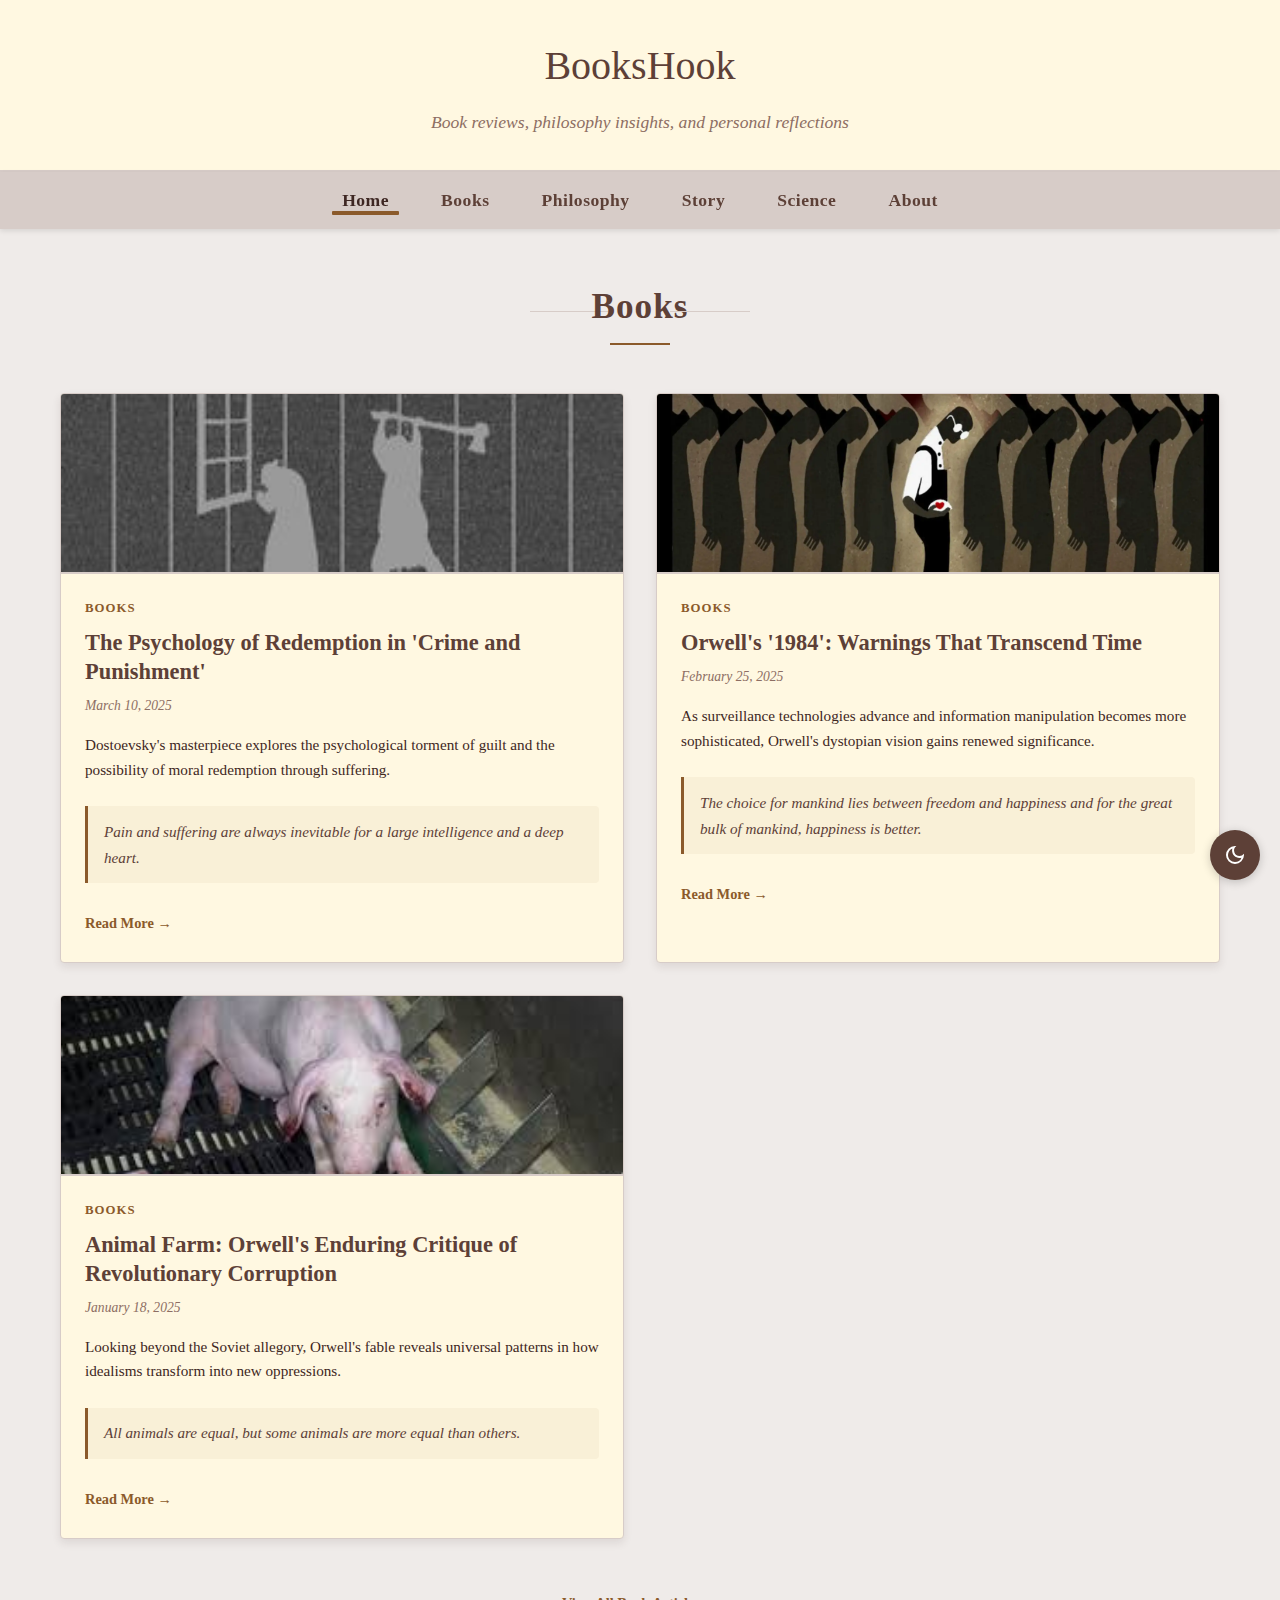
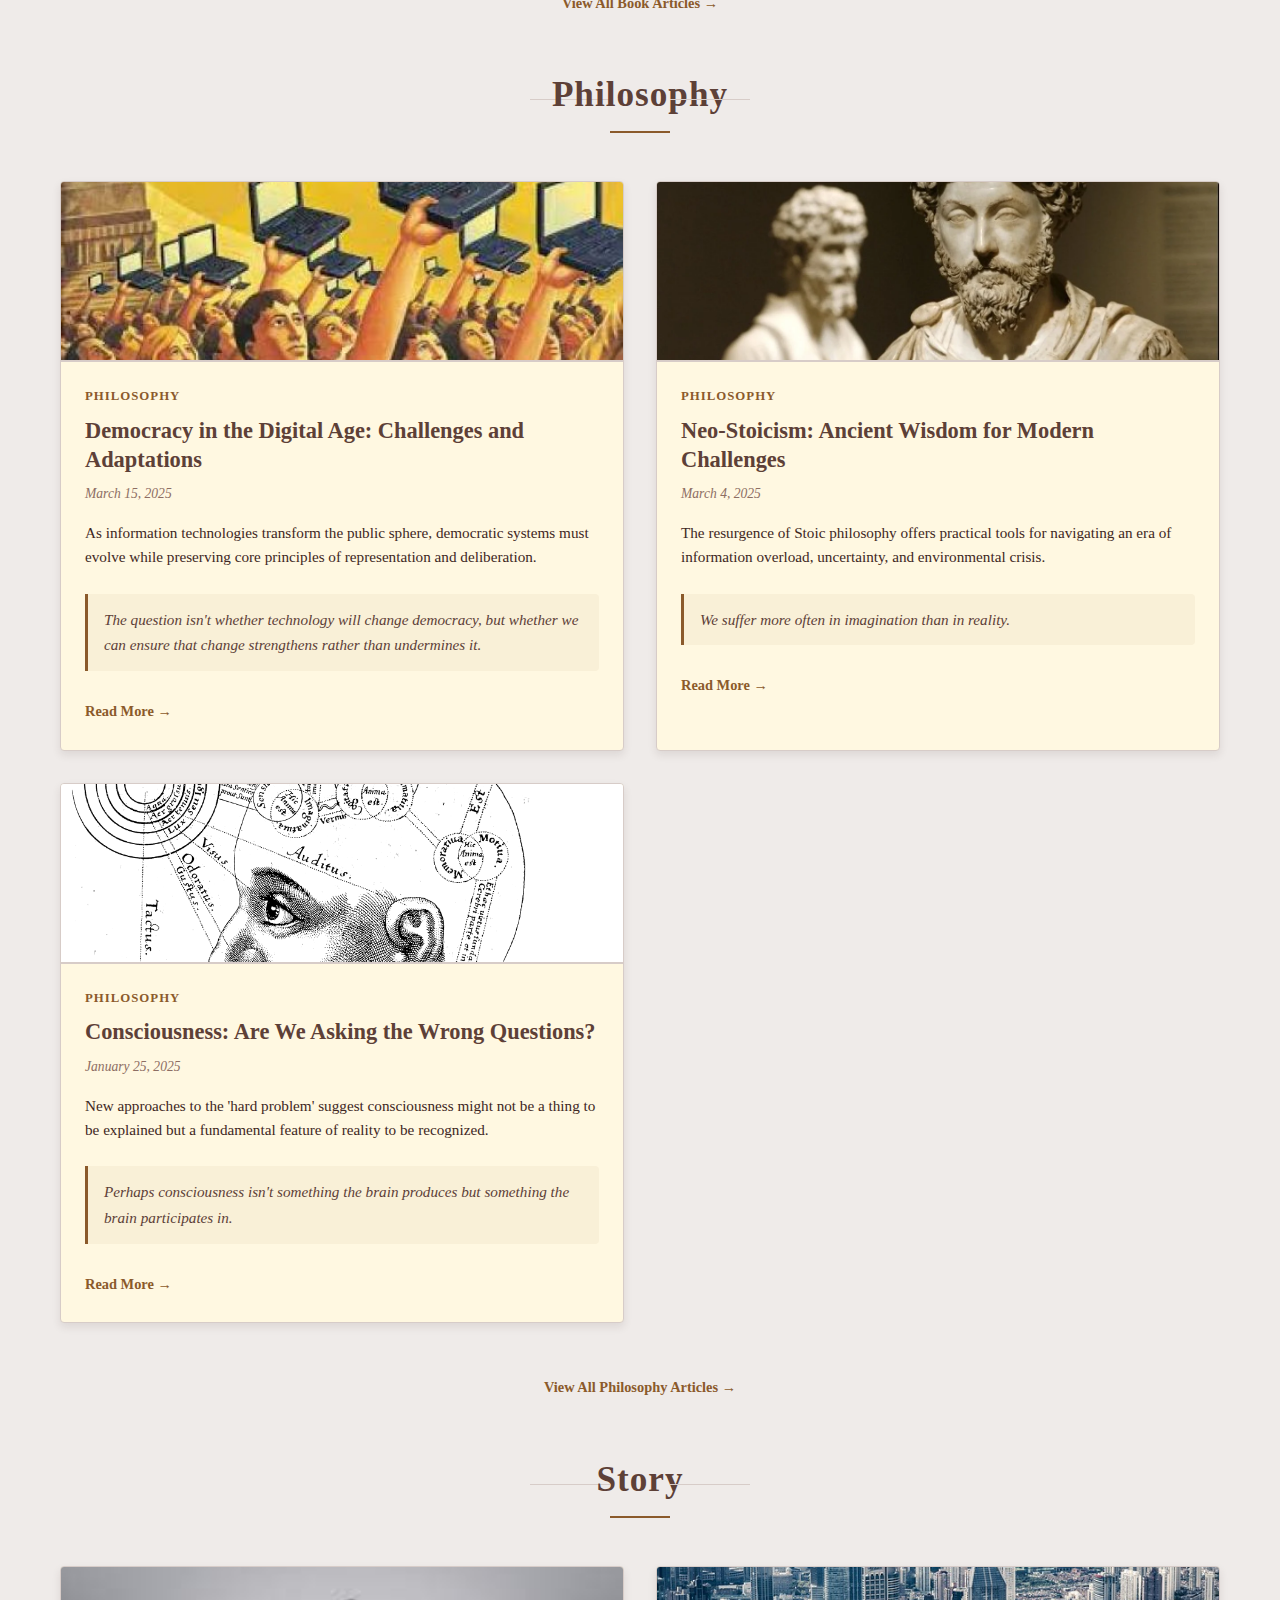
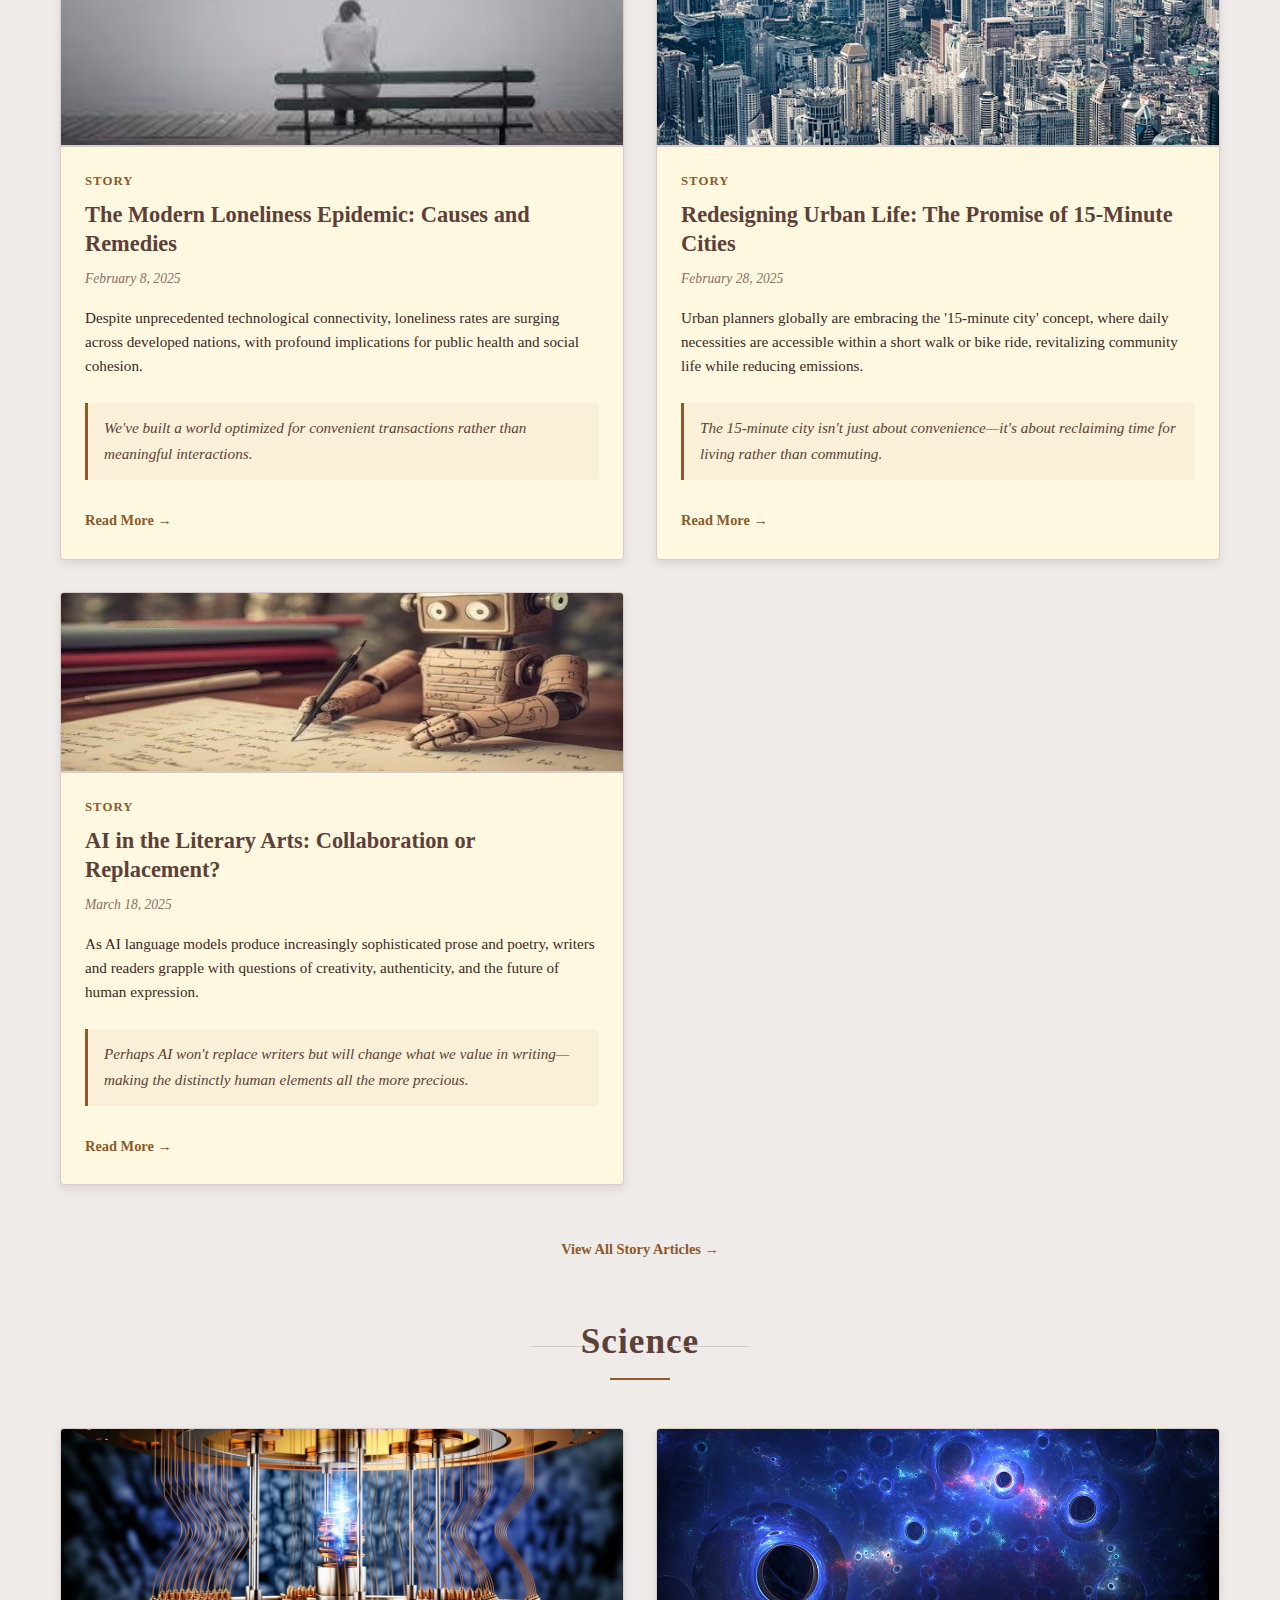
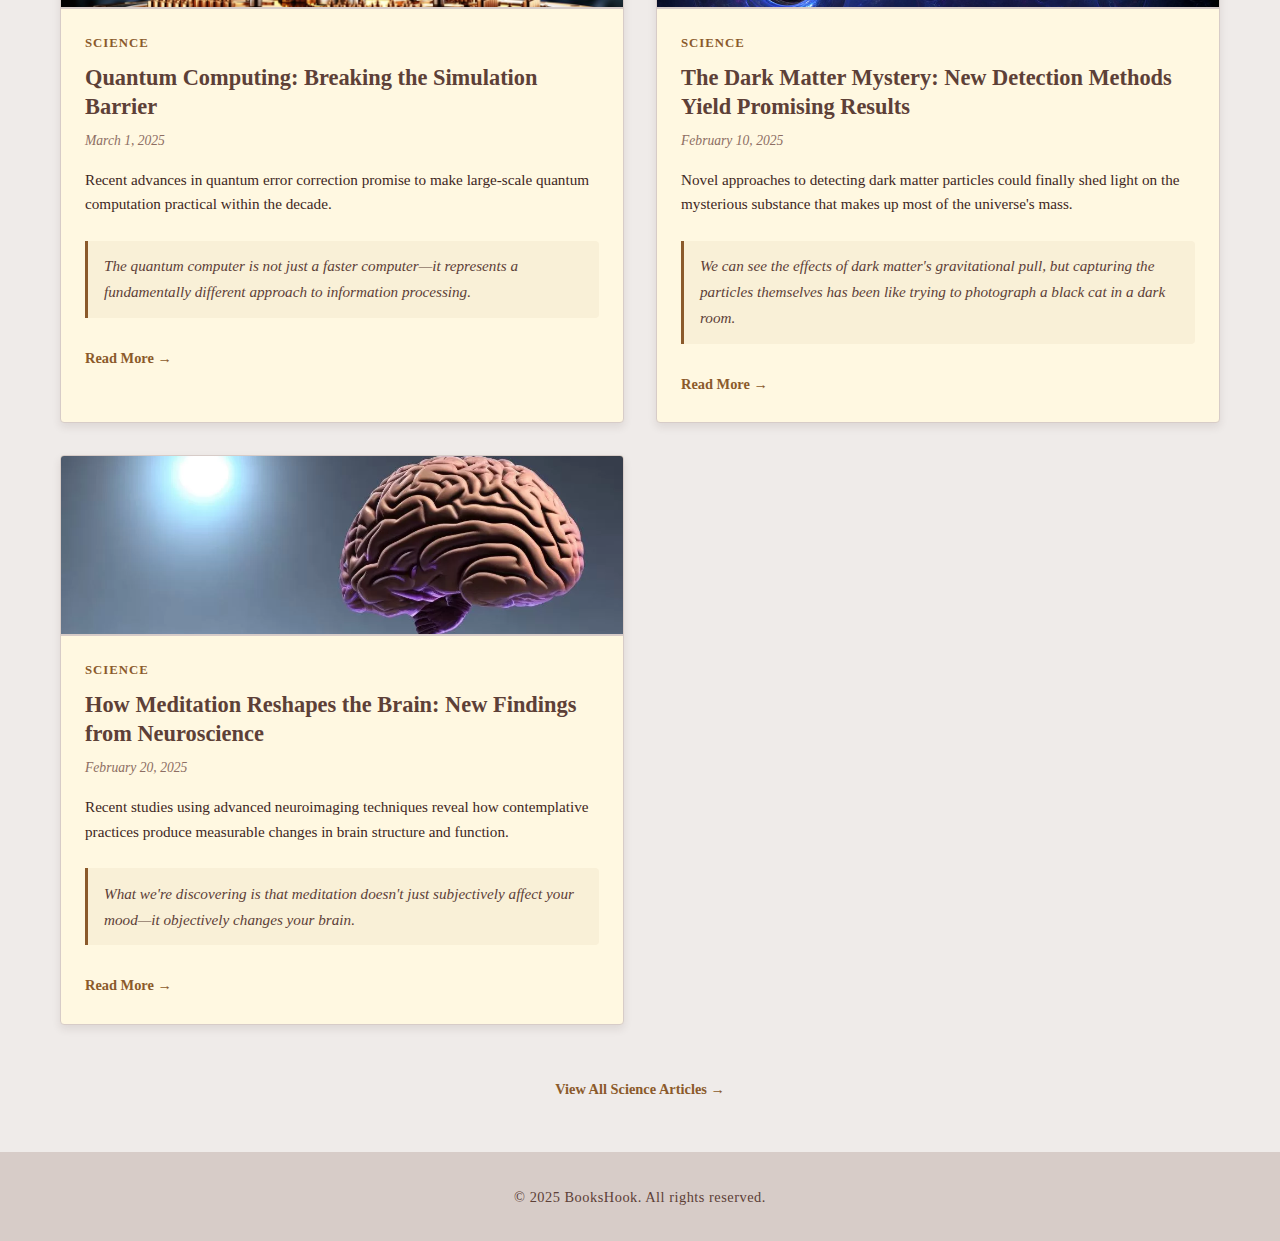
<file: index.html>
<!DOCTYPE html>
<html lang="en">
<head>
    <!-- Google tag (gtag.js) -->
    <script async src="https://www.googletagmanager.com/gtag/js?id=G-4LHD7E2F3V"></script>
    <script>
      window.dataLayer = window.dataLayer || [];
      function gtag(){dataLayer.push(arguments);}
      gtag('js', new Date());
    
      gtag('config', 'G-4LHD7E2F3V');
    </script>
    <!-- Google Tag Manager -->
    <script>(function(w,d,s,l,i){w[l]=w[l]||[];w[l].push({'gtm.start':
    new Date().getTime(),event:'gtm.js'});var f=d.getElementsByTagName(s)[0],
    j=d.createElement(s),dl=l!='dataLayer'?'&l='+l:'';j.async=true;j.src=
    'https://www.googletagmanager.com/gtm.js?id='+i+dl;f.parentNode.insertBefore(j,f);
    })(window,document,'script','dataLayer','GTM-NCTBX7DJ');</script>
    <!-- End Google Tag Manager -->
    <meta charset="UTF-8">
    <meta name="viewport" content="width=device-width, initial-scale=1.0">
    <meta name="description" content="Your Thoughtful Space - Book reviews, philosophy insights, and personal reflections">
    <title>BooksHook</title>
    <link rel="stylesheet" href="css/style.css">
    <link rel="stylesheet" href="css/responsive.css">
    <link rel="stylesheet" href="css/dark-mode.css">
    <link rel="stylesheet" href="css/responsive-fix.css">

</head>
<body>
    <!-- Google Tag Manager (noscript) -->
    <noscript><iframe src="https://www.googletagmanager.com/ns.html?id=GTM-NCTBX7DJ"
    height="0" width="0" style="display:none;visibility:hidden"></iframe></noscript>
    <!-- End Google Tag Manager (noscript) -->
    <header>
        <div class="container">
            <h1 class="site-title">BooksHook</h1>
            <p class="site-description">Book reviews, philosophy insights, and personal reflections</p>
        </div>
    </header>
    
    <nav>
        <div class="container">
            <div class="mobile-nav-container">
                <div class="nav-spacer"></div>
                <h2 class="mobile-nav-title">BooksHook</h2>
                <div class="hamburger-menu" id="hamburger-menu">
                    <span></span>
                    <span></span>
                    <span></span>
                </div>
            </div>
            <ul class="desktop-nav">
                <li><a href="index.html">Home</a></li>
                <li><a href="categories/books.html">Books</a></li>
                <li><a href="categories/philosophy.html">Philosophy</a></li>
                <li><a href="categories/story.html">Story</a></li>
                <li><a href="categories/science.html">Science</a></li>
                <li><a href="about.html">About</a></li>
            </ul>
        </div>
    </nav>
    
    <main class="container">
        <!-- Books Section -->
        <section>
            <div class="section-header">
                <h2 class="section-title">Books</h2>
            </div>
            <div id="books-articles" class="articles-grid"></div>
            <div class="text-center mb-3">
                <a href="categories/books.html" class="read-more">View All Book Articles →</a>
            </div>
        </section>
        
        <!-- Philosophy Section -->
        <section>
            <div class="section-header">
                <h2 class="section-title">Philosophy</h2>
            </div>
            <div id="philosophy-articles" class="articles-grid"></div>
            <div class="text-center mb-3">
                <a href="categories/philosophy.html" class="read-more">View All Philosophy Articles →</a>
            </div>
        </section>
        
        <!-- Story Section -->
        <section>
            <div class="section-header">
                <h2 class="section-title">Story</h2>
            </div>
            <div id="story-articles" class="articles-grid"></div>
            <div class="text-center mb-3">
                <a href="categories/story.html" class="read-more">View All Story Articles →</a>
            </div>
        </section>
        
        <!-- Science Section -->
        <section>
            <div class="section-header">
                <h2 class="section-title">Science</h2>
            </div>
            <div id="science-articles" class="articles-grid"></div>
            <div class="text-center mb-3">
                <a href="categories/science.html" class="read-more">View All Science Articles →</a>
            </div>
        </section>
    </main>
    
    <footer>
        <div class="container">
            <p>© 2025 BooksHook. All rights reserved.</p>
        </div>
    </footer>
    
    <script src="js/main.js"></script>
    <script src="js/theme.js"></script>
    <script src="js/optimized-grid.js"></script>


</body>
</html>
</file>
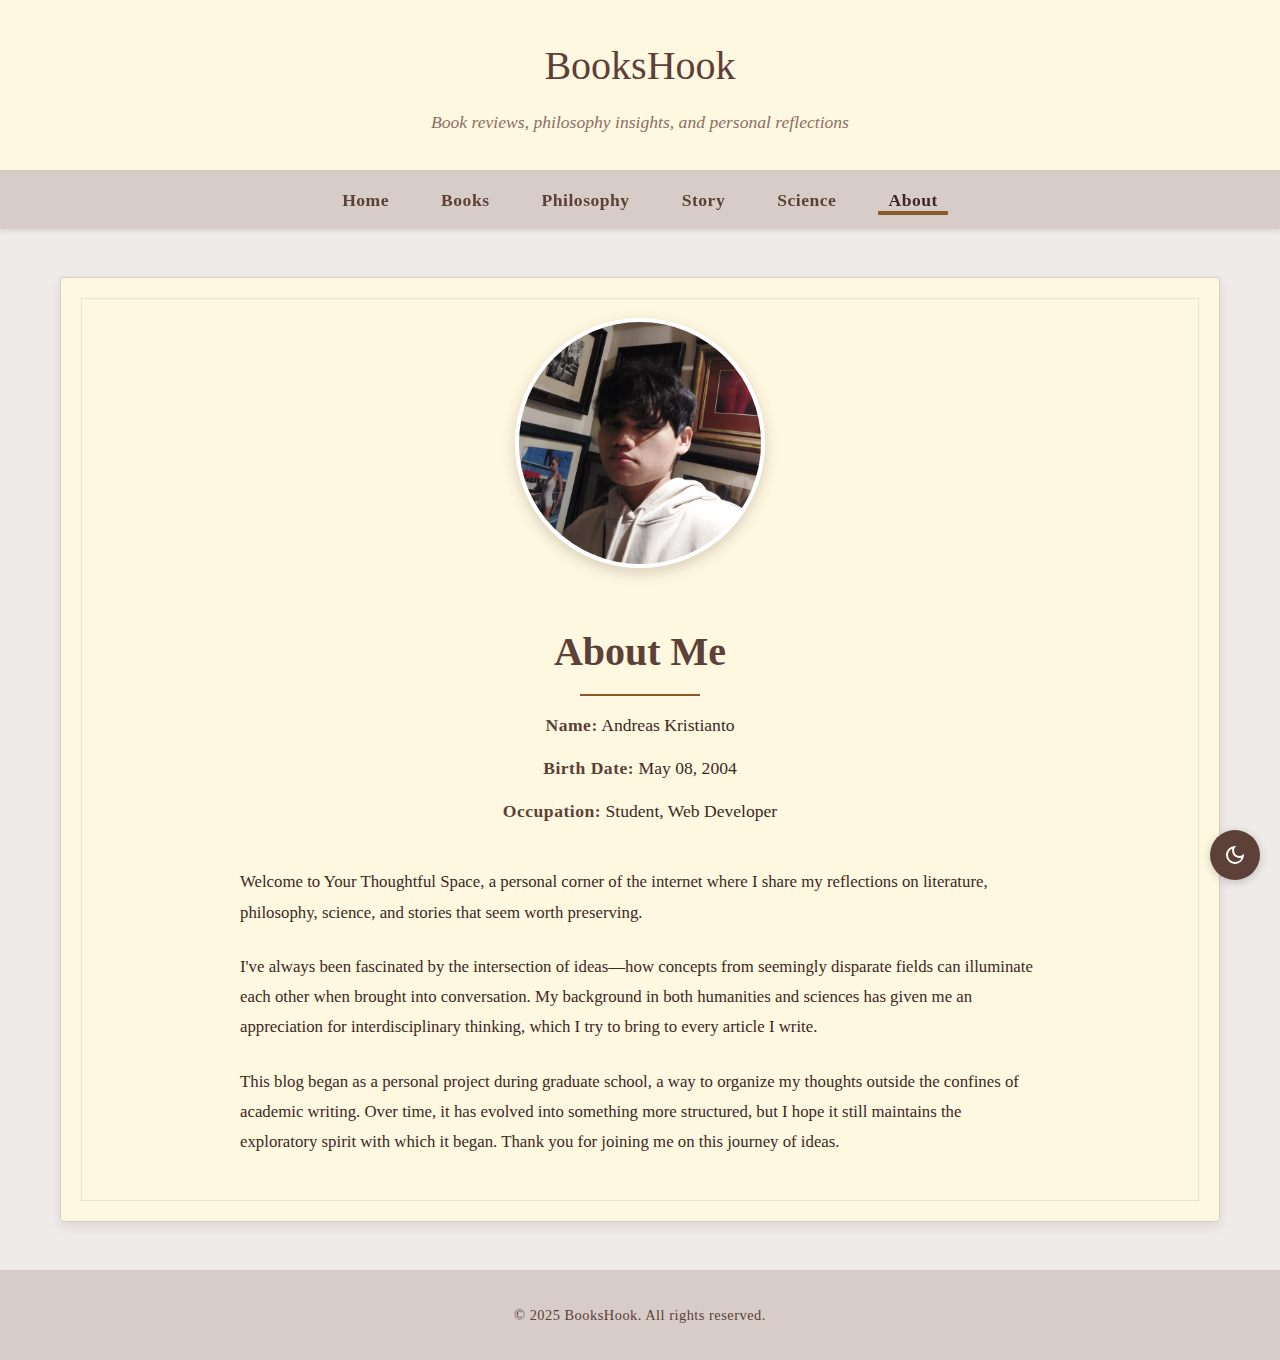
<file: about.html>
<!DOCTYPE html>
<html lang="en">
<head>
    <meta charset="UTF-8">
    <meta name="viewport" content="width=device-width, initial-scale=1.0">
    <title>About | BooksHook</title>
    <link rel="stylesheet" href="css/style.css">
    <link rel="stylesheet" href="css/responsive.css">
    <link rel="stylesheet" href="css/dark-mode.css">

</head>
<body>
    <header>
        <div class="container">
            <h1 class="site-title">BooksHook</h1>
            <p class="site-description">Book reviews, philosophy insights, and personal reflections</p>
        </div>
    </header>
    
    <nav>
        <div class="container">
            <div class="mobile-nav-container">
                <div class="nav-spacer"></div>
                <h2 class="mobile-nav-title">BooksHook</h2>
                <div class="hamburger-menu" id="hamburger-menu">
                    <span></span>
                    <span></span>
                    <span></span>
                </div>
            </div>
            <ul class="desktop-nav">
                <li><a href="index.html">Home</a></li>
                <li><a href="categories/books.html">Books</a></li>
                <li><a href="categories/philosophy.html">Philosophy</a></li>
                <li><a href="categories/story.html">Story</a></li>
                <li><a href="categories/science.html">Science</a></li>
                <li><a href="about.html">About</a></li>
            </ul>
        </div>
    </nav>
    
    <main class="container">
        <section class="about-section text-center">
            <div class="about-image-centered">
                <img src="/img/profile.webp" alt="Andreas Kristianto">
            </div>
            
            <div class="about-content-centered">
                <h1 class="about-title">About Me</h1>
                
                <div class="about-details">
                    <p><strong>Name:</strong> Andreas Kristianto</p>
                    <p><strong>Birth Date:</strong> May 08, 2004</p>
                    <p><strong>Occupation:</strong> Student, Web Developer</p>
                </div>
                
                <div class="about-bio">
                    <p>Welcome to Your Thoughtful Space, a personal corner of the internet where I share my reflections on literature, philosophy, science, and stories that seem worth preserving.</p>
                    <p>I've always been fascinated by the intersection of ideas—how concepts from seemingly disparate fields can illuminate each other when brought into conversation. My background in both humanities and sciences has given me an appreciation for interdisciplinary thinking, which I try to bring to every article I write.</p>
                    <p>This blog began as a personal project during graduate school, a way to organize my thoughts outside the confines of academic writing. Over time, it has evolved into something more structured, but I hope it still maintains the exploratory spirit with which it began. Thank you for joining me on this journey of ideas.</p>
                </div>
            </div>
        </section>
    </main>
    
    <footer>
        <div class="container">
            <p>© 2025 BooksHook. All rights reserved.</p>
        </div>
    </footer>
    
    <script src="js/main.js"></script>
    <script src="js/theme.js"></script>

</body>
</html>
</file>
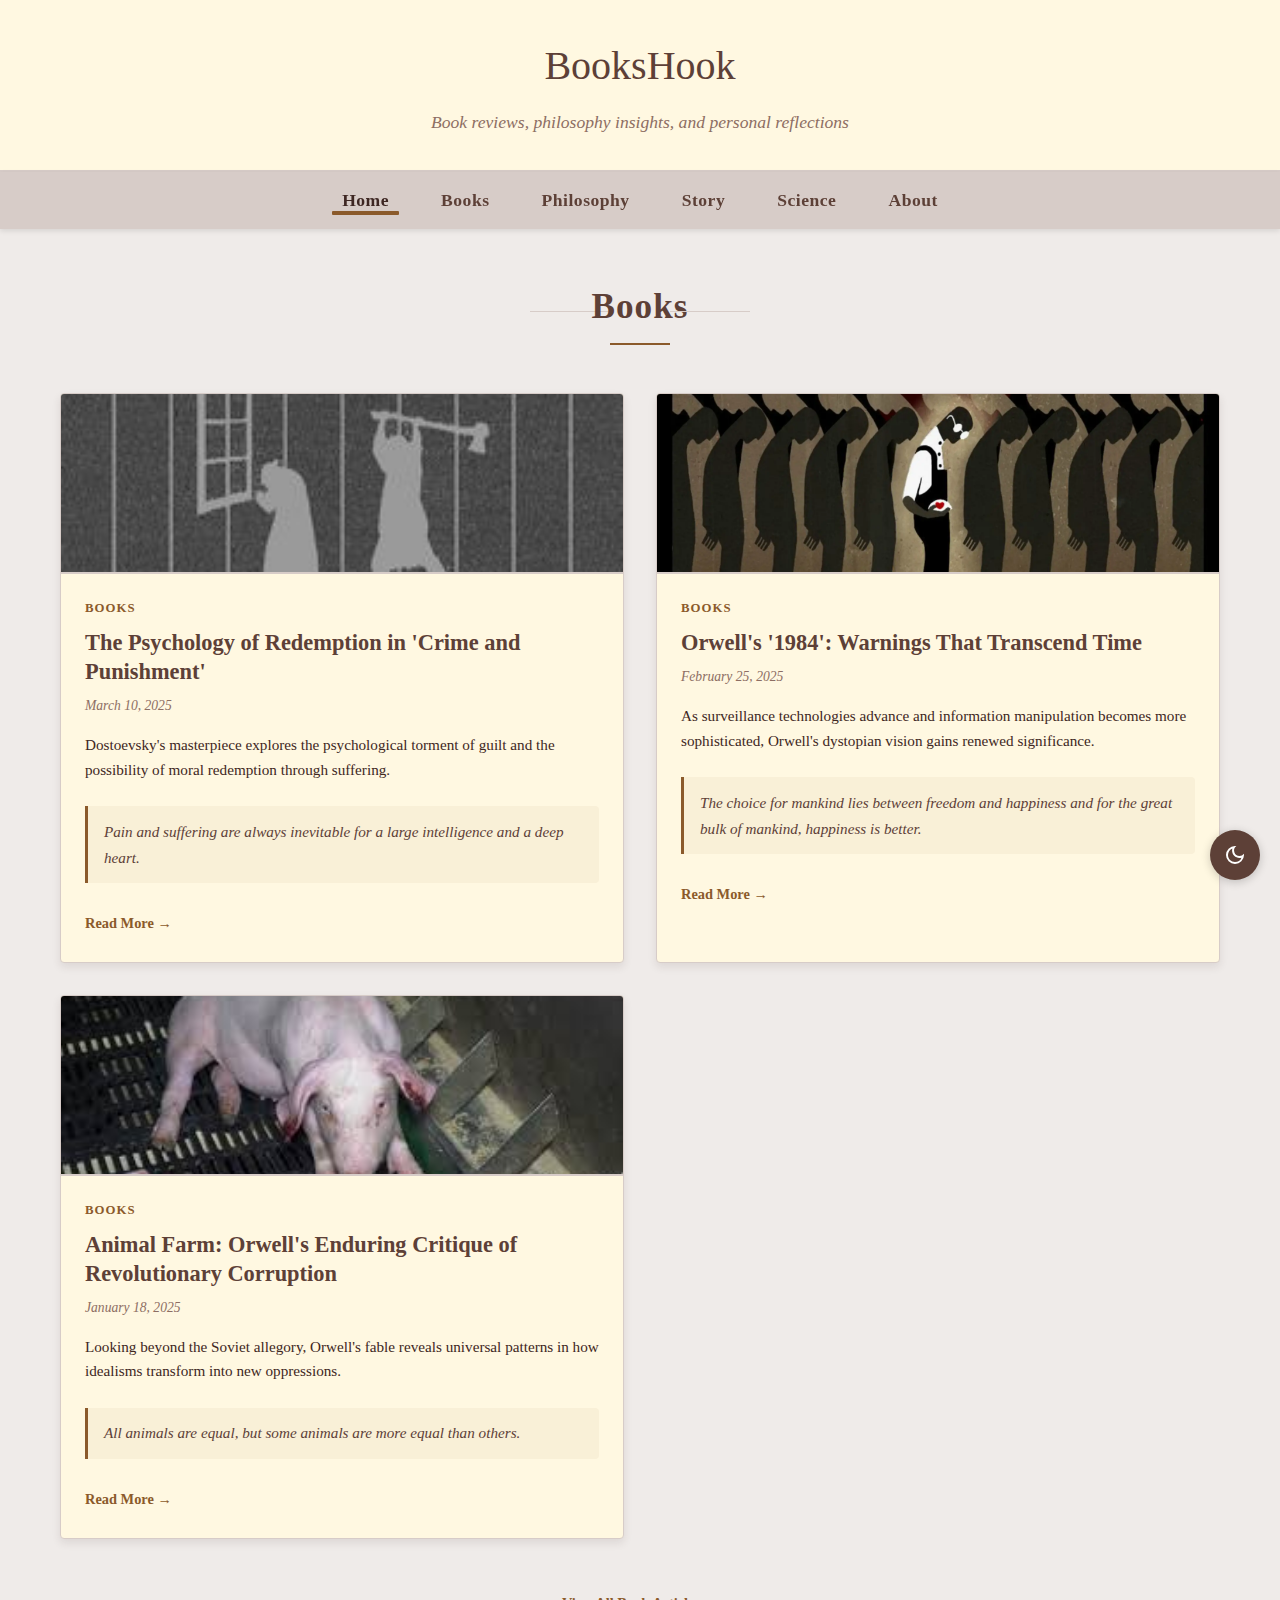
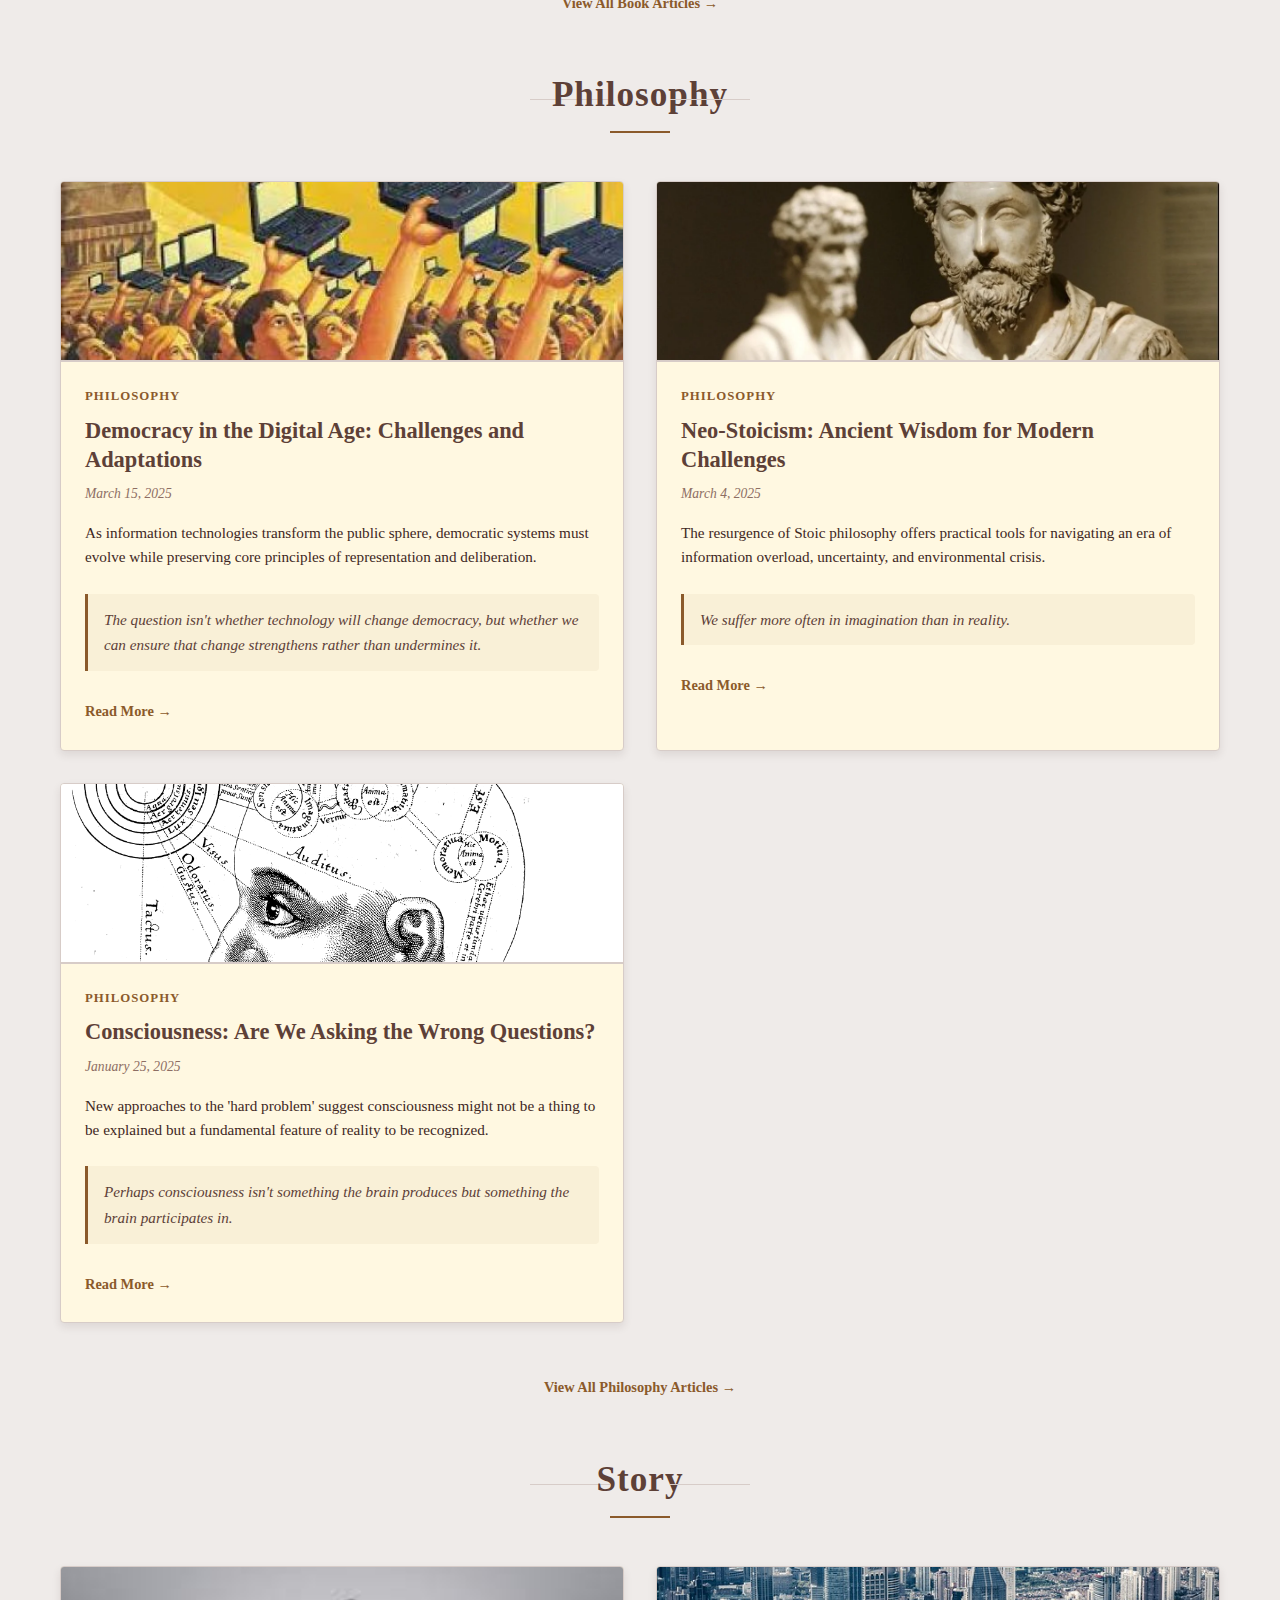
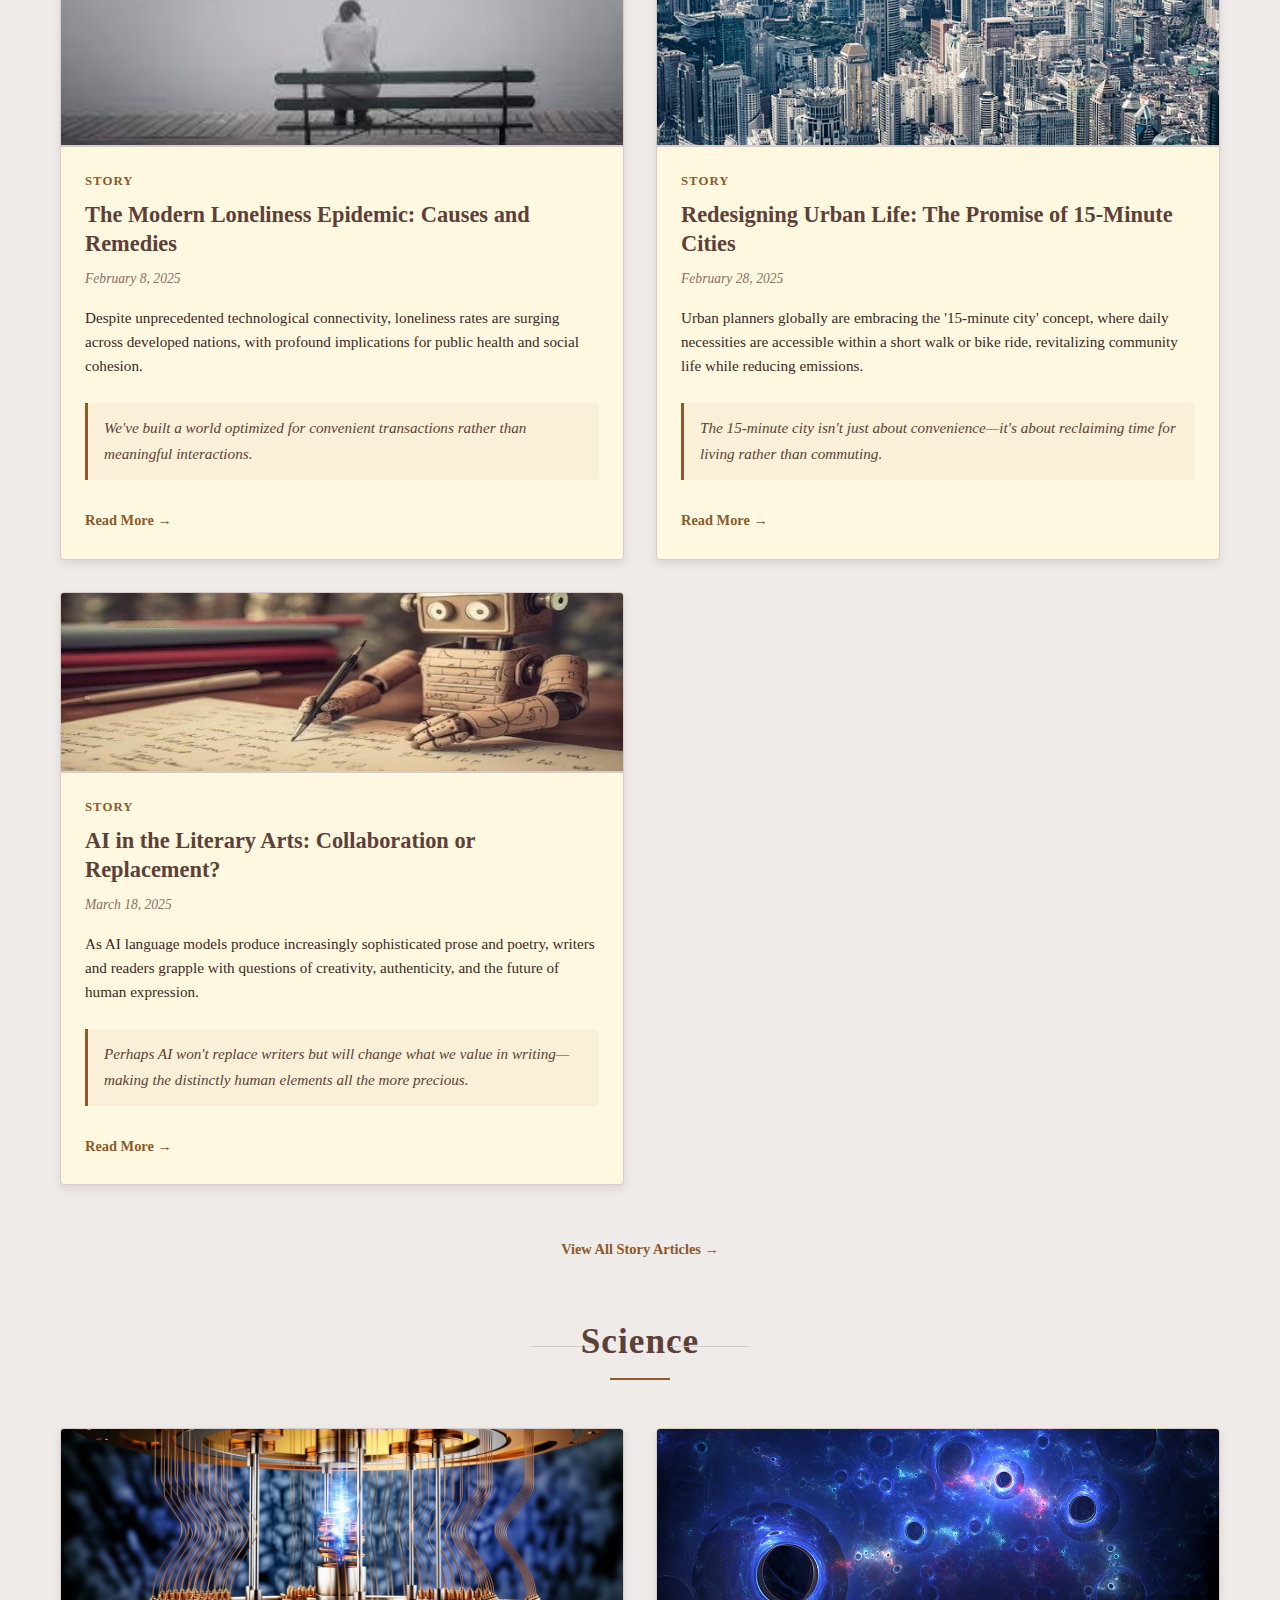
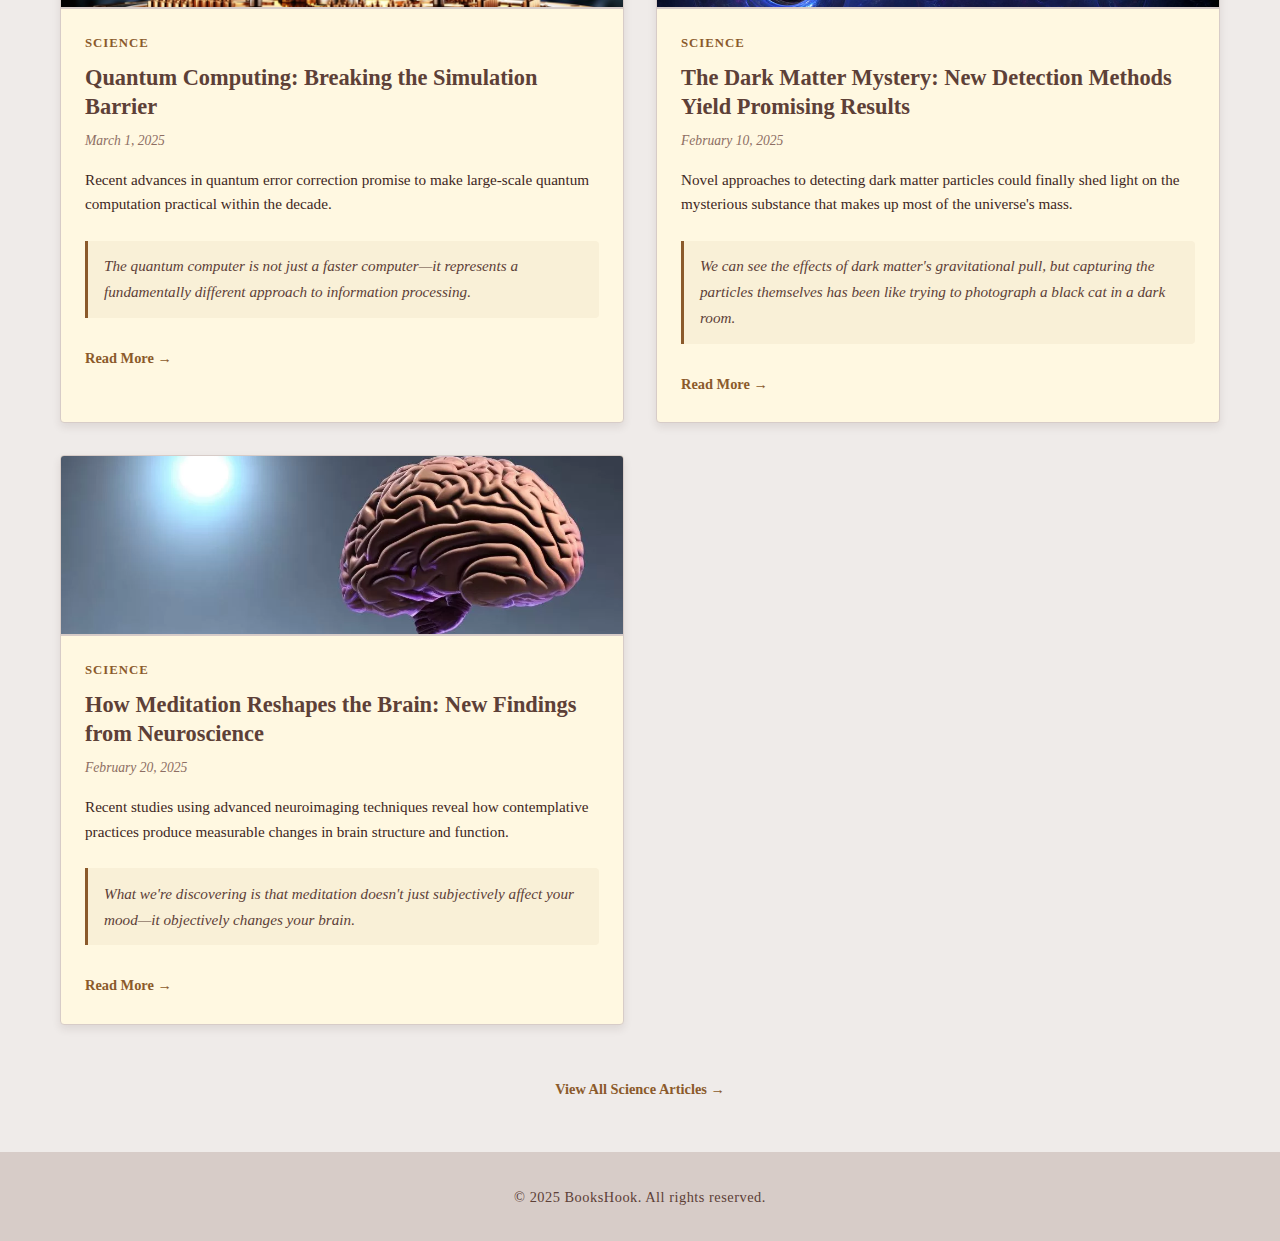
<file: article.html>
<!DOCTYPE html>
<html lang="en">
<head>
    <meta charset="UTF-8">
    <meta name="viewport" content="width=device-width, initial-scale=1.0">
    <title>Article | BooksHook</title>
    <link rel="stylesheet" href="./css/style.css">
    <link rel="stylesheet" href="./css/responsive.css">
    <link rel="stylesheet" href="css/dark-mode.css">

</head>
<body>
    <header>
        <div class="container">
            <h1 class="site-title">BooksHook</h1>
            <p class="site-description">Book reviews, philosophy insights, and personal reflections</p>
        </div>
    </header>
    
    <nav>
        <div class="container">
            <div class="mobile-nav-container">
                <div class="nav-spacer"></div>
                <h2 class="mobile-nav-title">BooksHook</h2>
                <div class="hamburger-menu" id="hamburger-menu">
                    <span></span>
                    <span></span>
                    <span></span>
                </div>
            </div>
            <ul class="desktop-nav">
                <li><a href="./index.html">Home</a></li>
                <li><a href="./categories/books.html">Books</a></li>
                <li><a href="./categories/philosophy.html">Philosophy</a></li>
                <li><a href="./categories/story.html">Story</a></li>
                <li><a href="./categories/science.html">Science</a></li>
                <li><a href="./about.html">About</a></li>
            </ul>
        </div>
    </nav>
    
    <main class="container">
        <article>
            <div class="article-header">
                <div id="featured-image" class="featured-image"></div>
                <h1 id="article-title" class="article-title"></h1>
                <div id="article-meta" class="article-meta"></div>
            </div>
            
            <div id="article-content" class="article-content"></div>
        </article>
    </main>
    
    <footer>
        <div class="container">
            <p>© 2025 BooksHook. All rights reserved.</p>
        </div>
    </footer>
    
    <script src="./js/main.js"></script>
    <script src="js/theme.js"></script>

</body>
</html>
</file>
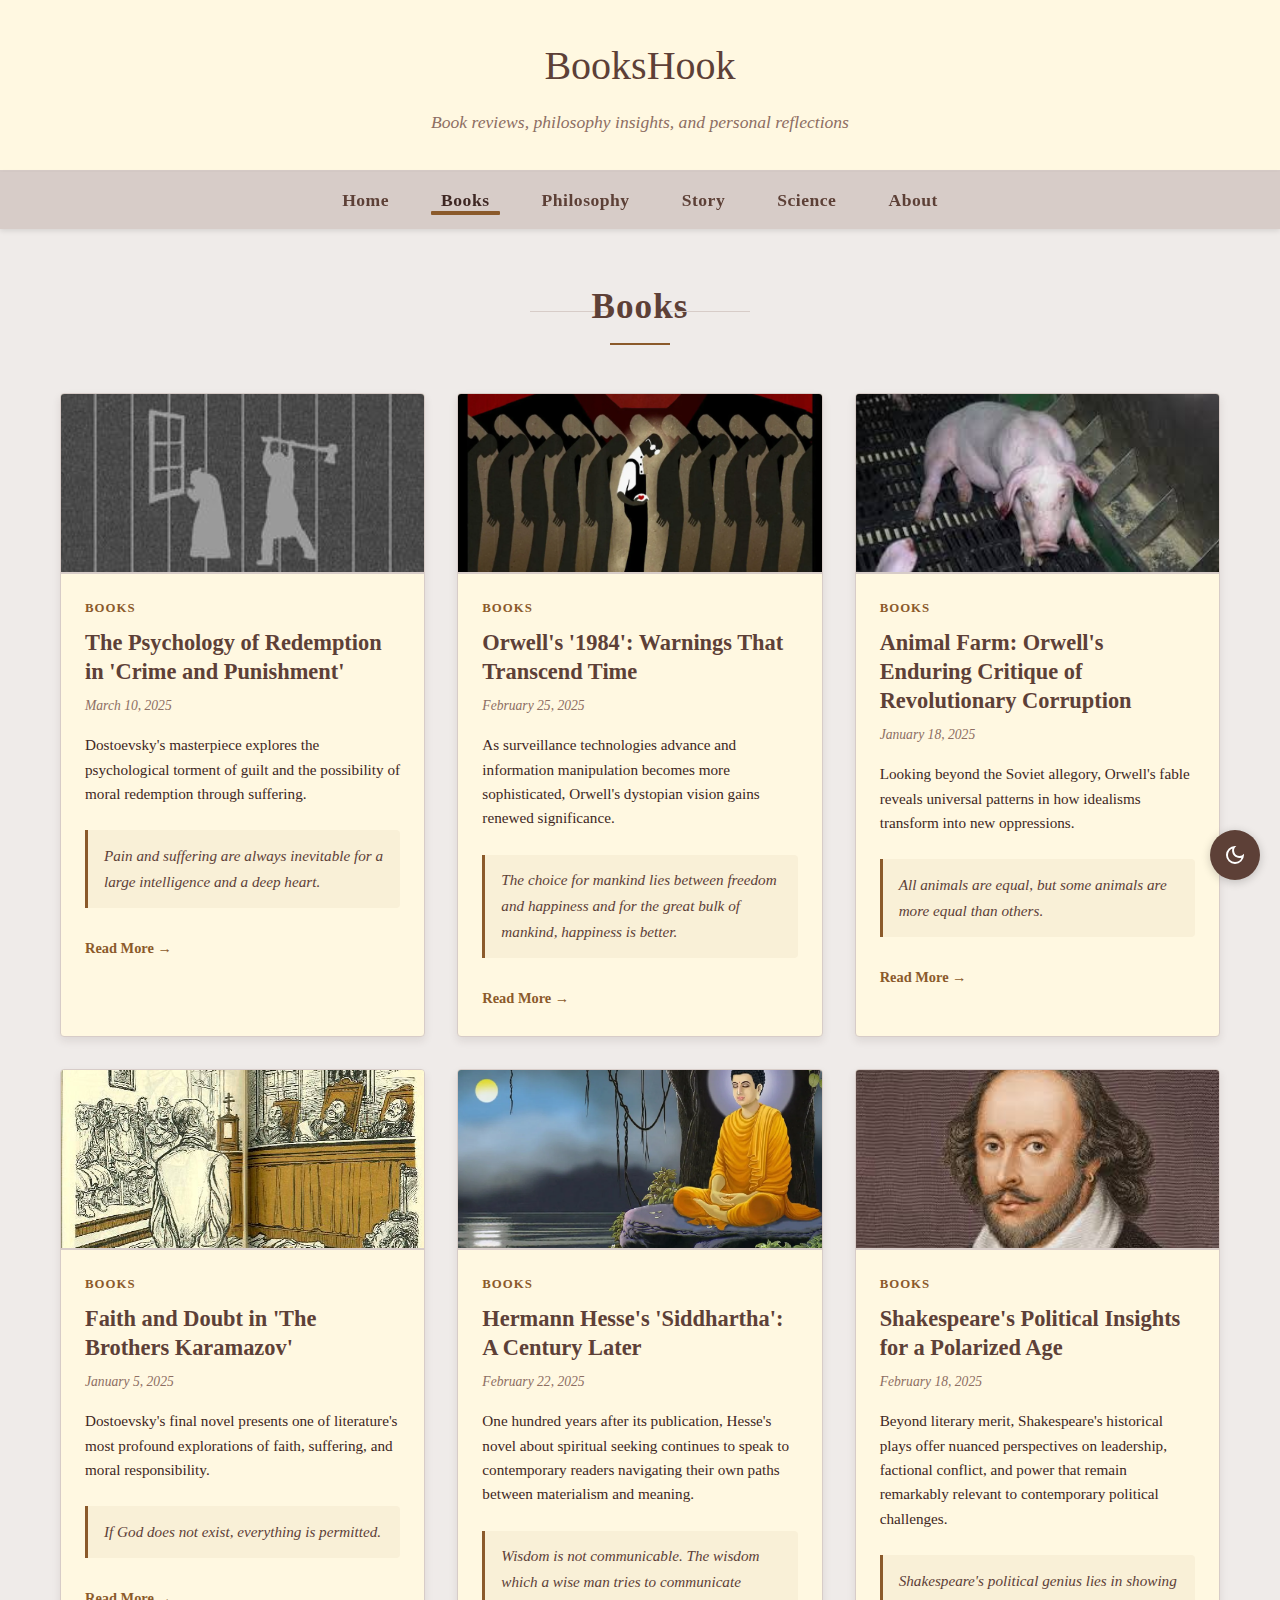
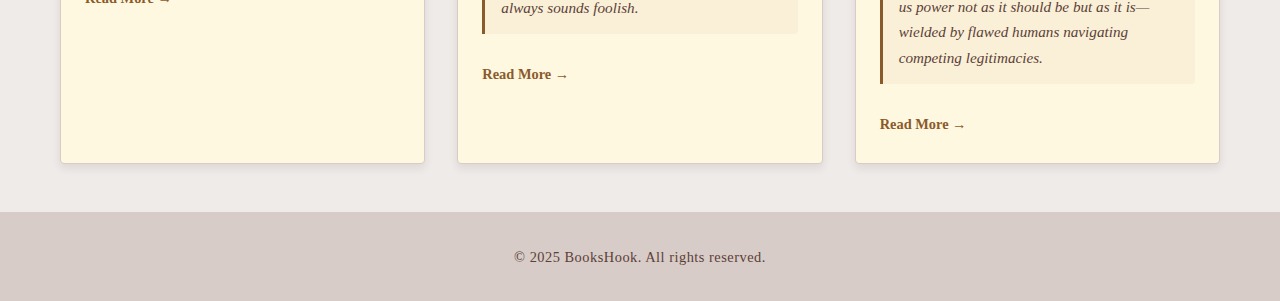
<file: categories/books.html>
<!DOCTYPE html>
<html lang="en">
<head>
    <meta charset="UTF-8">
    <meta name="viewport" content="width=device-width, initial-scale=1.0">
    <title>Books | BooksHook</title>
    <link rel="stylesheet" href="../css/style.css">
    <link rel="stylesheet" href="../css/responsive.css">
    <link rel="stylesheet" href="../css/dark-mode.css">

</head>
<body>
    <header>
        <div class="container">
            <h1 class="site-title">BooksHook</h1>
            <p class="site-description">Book reviews, philosophy insights, and personal reflections</p>
        </div>
    </header>
    
    <nav>
        <div class="container">
            <div class="mobile-nav-container">
                <div class="nav-spacer"></div>
                <h2 class="mobile-nav-title">BooksHook</h2>
                <div class="hamburger-menu" id="hamburger-menu">
                    <span></span>
                    <span></span>
                    <span></span>
                </div>
            </div>
            <ul class="desktop-nav">
                <li><a href="../index.html">Home</a></li>
                <li><a href="books.html">Books</a></li>
                <li><a href="philosophy.html">Philosophy</a></li>
                <li><a href="story.html">Story</a></li>
                <li><a href="science.html">Science</a></li>
                <li><a href="../about.html">About</a></li>
            </ul>
        </div>
    </nav>
    
    <main class="container">
        <section>
            <div class="section-header">
                <h2 id="category-title" class="section-title">Books</h2>
            </div>
            <div id="category-articles" class="articles-grid"></div>
        </section>
    </main>
    
    <footer>
        <div class="container">
            <p>© 2025 BooksHook. All rights reserved.</p>
        </div>
    </footer>
    
    <script src="../js/main.js"></script>
    <script src="../js/theme.js"></script>

</body>
</html>
</file>
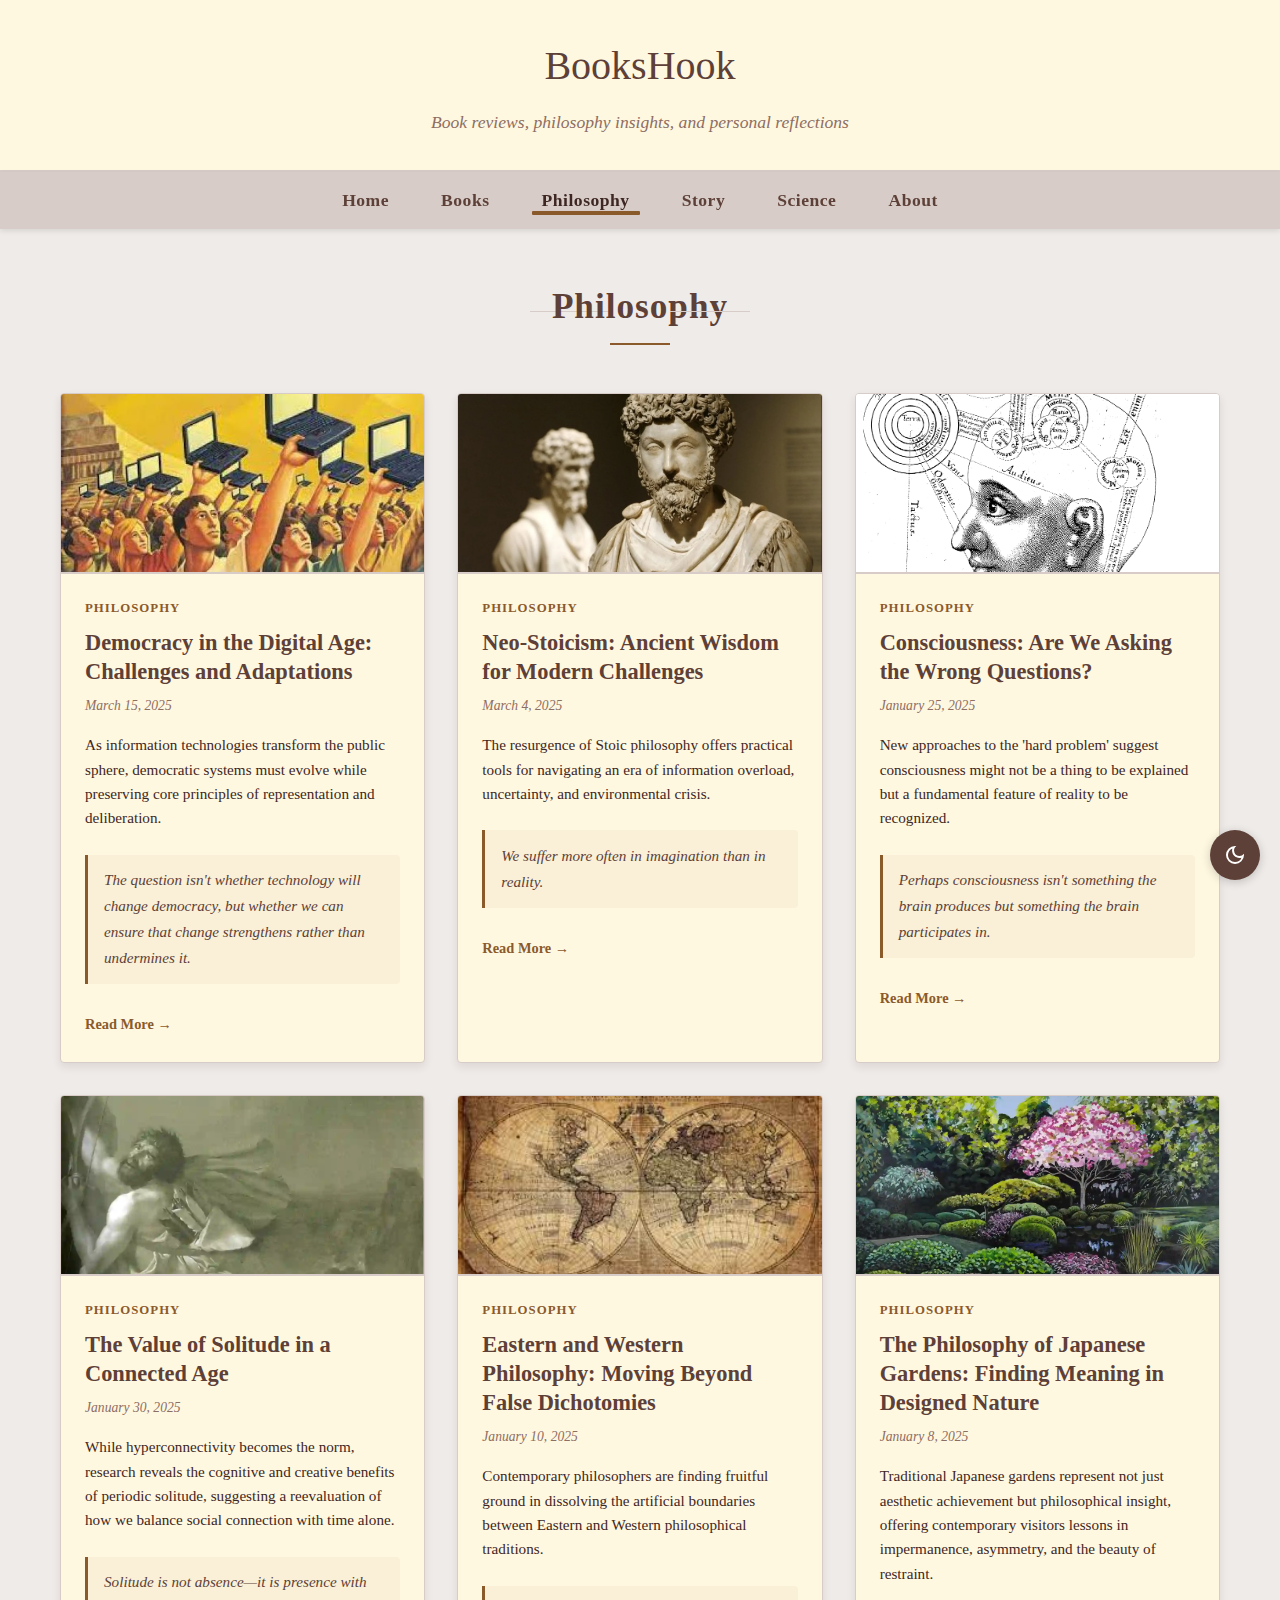
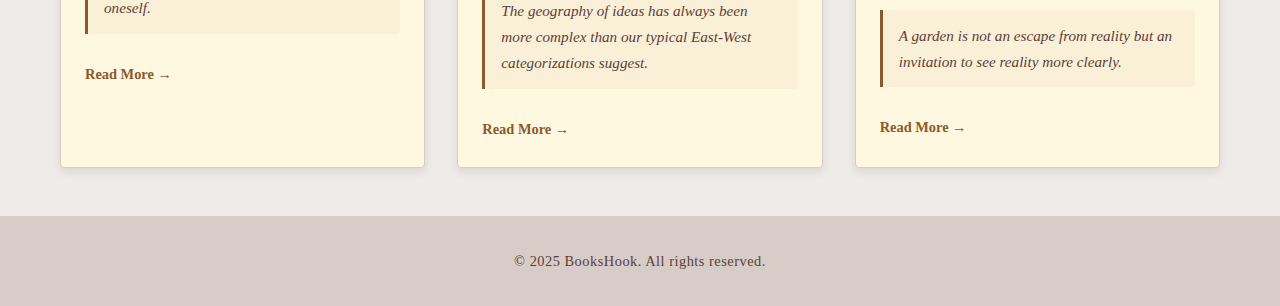
<file: categories/philosophy.html>
<!DOCTYPE html>
<html lang="en">
<head>
    <meta charset="UTF-8">
    <meta name="viewport" content="width=device-width, initial-scale=1.0">
    <title>Philosophy | BooksHook</title>
    <link rel="stylesheet" href="../css/style.css">
    <link rel="stylesheet" href="../css/responsive.css">
    <link rel="stylesheet" href="../css/dark-mode.css">

</head>
<body>
    <header>
        <div class="container">
            <h1 class="site-title">BooksHook</h1>
            <p class="site-description">Book reviews, philosophy insights, and personal reflections</p>
        </div>
    </header>
    
    <nav>
        <div class="container">
            <div class="mobile-nav-container">
                <div class="nav-spacer"></div>
                <h2 class="mobile-nav-title">BooksHook</h2>
                <div class="hamburger-menu" id="hamburger-menu">
                    <span></span>
                    <span></span>
                    <span></span>
                </div>
            </div>
            <ul class="desktop-nav">
                <li><a href="../index.html">Home</a></li>
                <li><a href="books.html">Books</a></li>
                <li><a href="philosophy.html">Philosophy</a></li>
                <li><a href="story.html">Story</a></li>
                <li><a href="science.html">Science</a></li>
                <li><a href="../about.html">About</a></li>
            </ul>
        </div>
    </nav>
    
    <main class="container">
        <section>
            <div class="section-header">
                <h2 id="category-title" class="section-title">Philosophy</h2>
            </div>
            <div id="category-articles" class="articles-grid"></div>
        </section>
    </main>
    
    <footer>
        <div class="container">
            <p>© 2025 BooksHook. All rights reserved.</p>
        </div>
    </footer>
    
    <script src="../js/main.js"></script>
    <script src="../js/theme.js"></script>

</body>
</html>
</file>
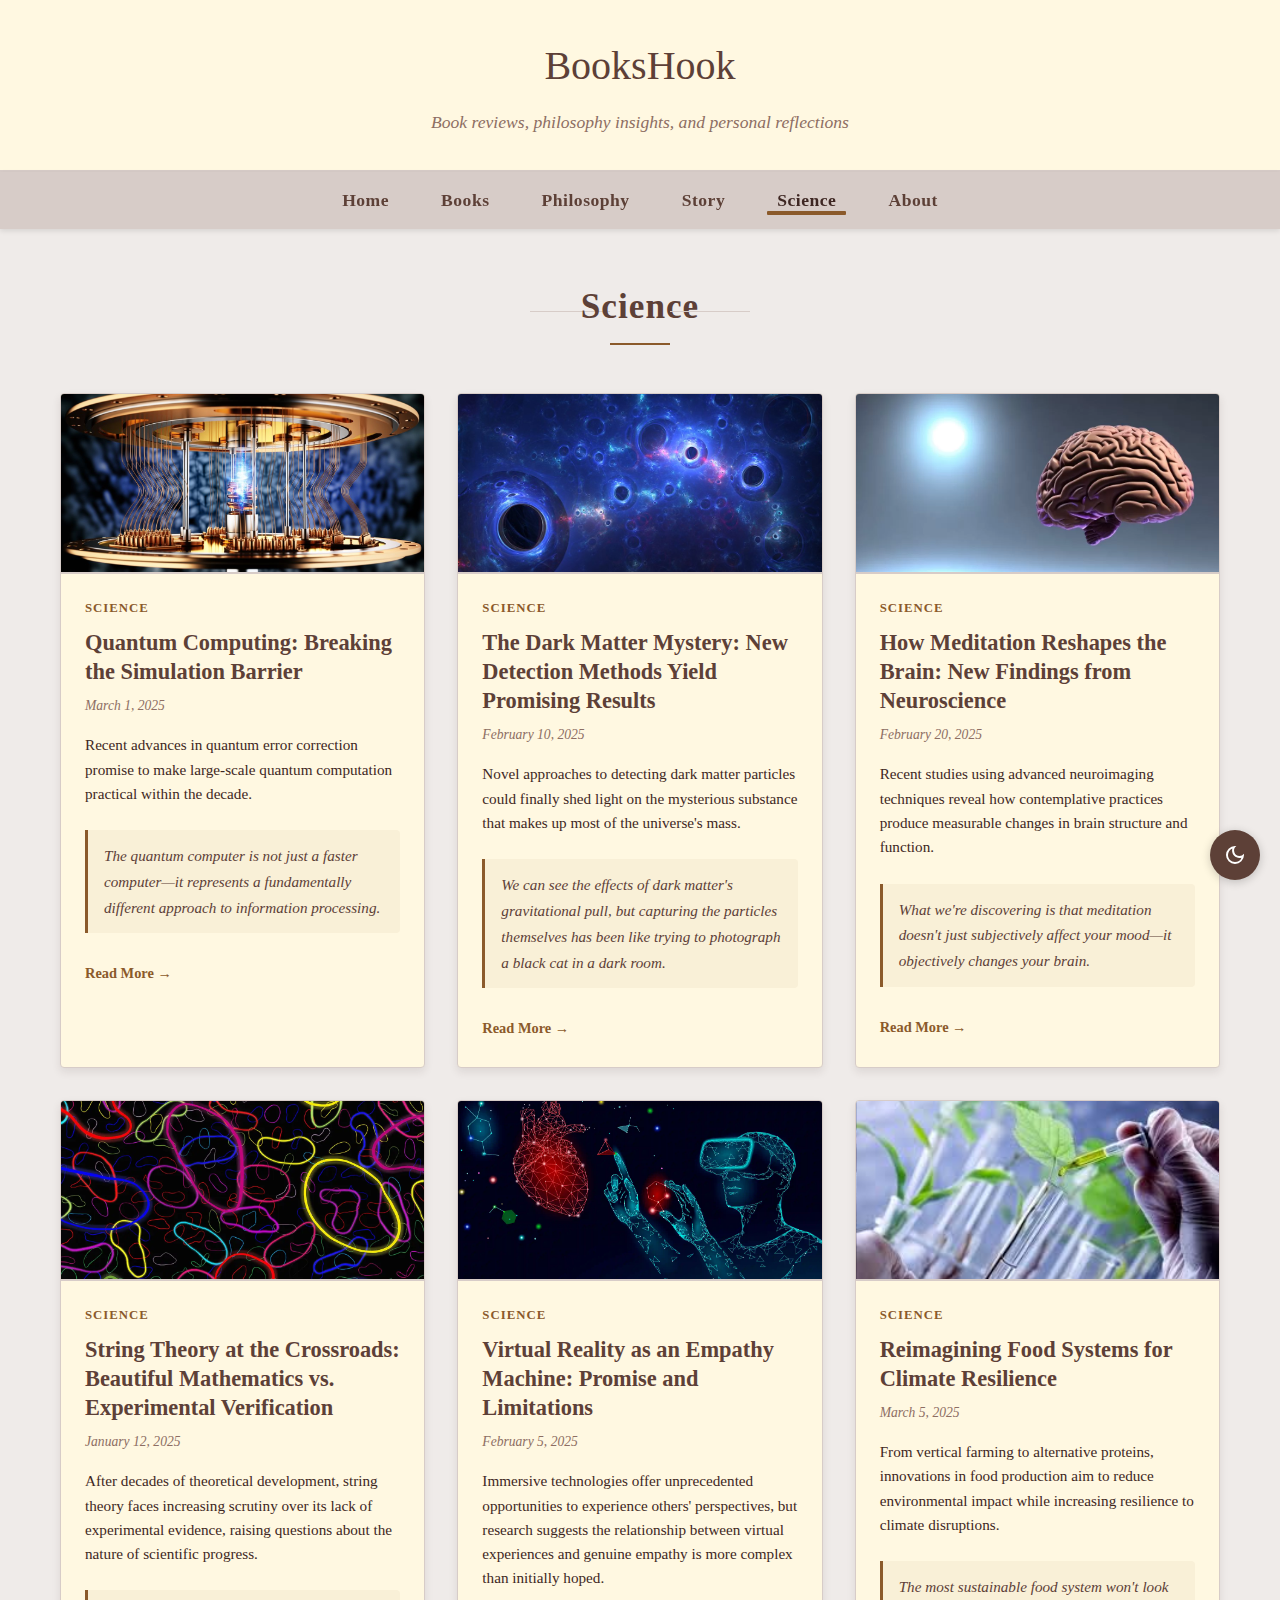
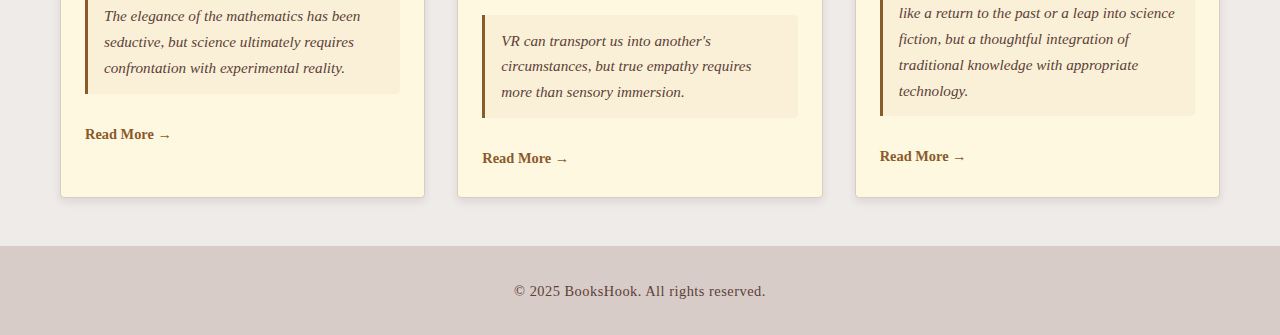
<file: categories/science.html>
<!DOCTYPE html>
<html lang="en">
<head>
    <meta charset="UTF-8">
    <meta name="viewport" content="width=device-width, initial-scale=1.0">
    <title>Science | BooksHook</title>
    <link rel="stylesheet" href="../css/style.css">
    <link rel="stylesheet" href="../css/responsive.css">
    <link rel="stylesheet" href="../css/dark-mode.css">

</head>
<body>
    <header>
        <div class="container">
            <h1 class="site-title">BooksHook</h1>
            <p class="site-description">Book reviews, philosophy insights, and personal reflections</p>
        </div>
    </header>
    
    <nav>
        <div class="container">
            <div class="mobile-nav-container">
                <div class="nav-spacer"></div>
                <h2 class="mobile-nav-title">BooksHook</h2>
                <div class="hamburger-menu" id="hamburger-menu">
                    <span></span>
                    <span></span>
                    <span></span>
                </div>
            </div>
            <ul class="desktop-nav">
                <li><a href="../index.html">Home</a></li>
                <li><a href="books.html">Books</a></li>
                <li><a href="philosophy.html">Philosophy</a></li>
                <li><a href="story.html">Story</a></li>
                <li><a href="science.html">Science</a></li>
                <li><a href="../about.html">About</a></li>
            </ul>
        </div>
    </nav>
    
    <main class="container">
        <section>
            <div class="section-header">
                <h2 id="category-title" class="section-title">Science</h2>
            </div>
            <div id="category-articles" class="articles-grid"></div>
        </section>
    </main>
    
    <footer>
        <div class="container">
            <p>© 2025 BooksHook. All rights reserved.</p>
        </div>
    </footer>
    
    <script src="../js/main.js"></script>
    <script src="../js/theme.js"></script>

</body>
</html>
</file>
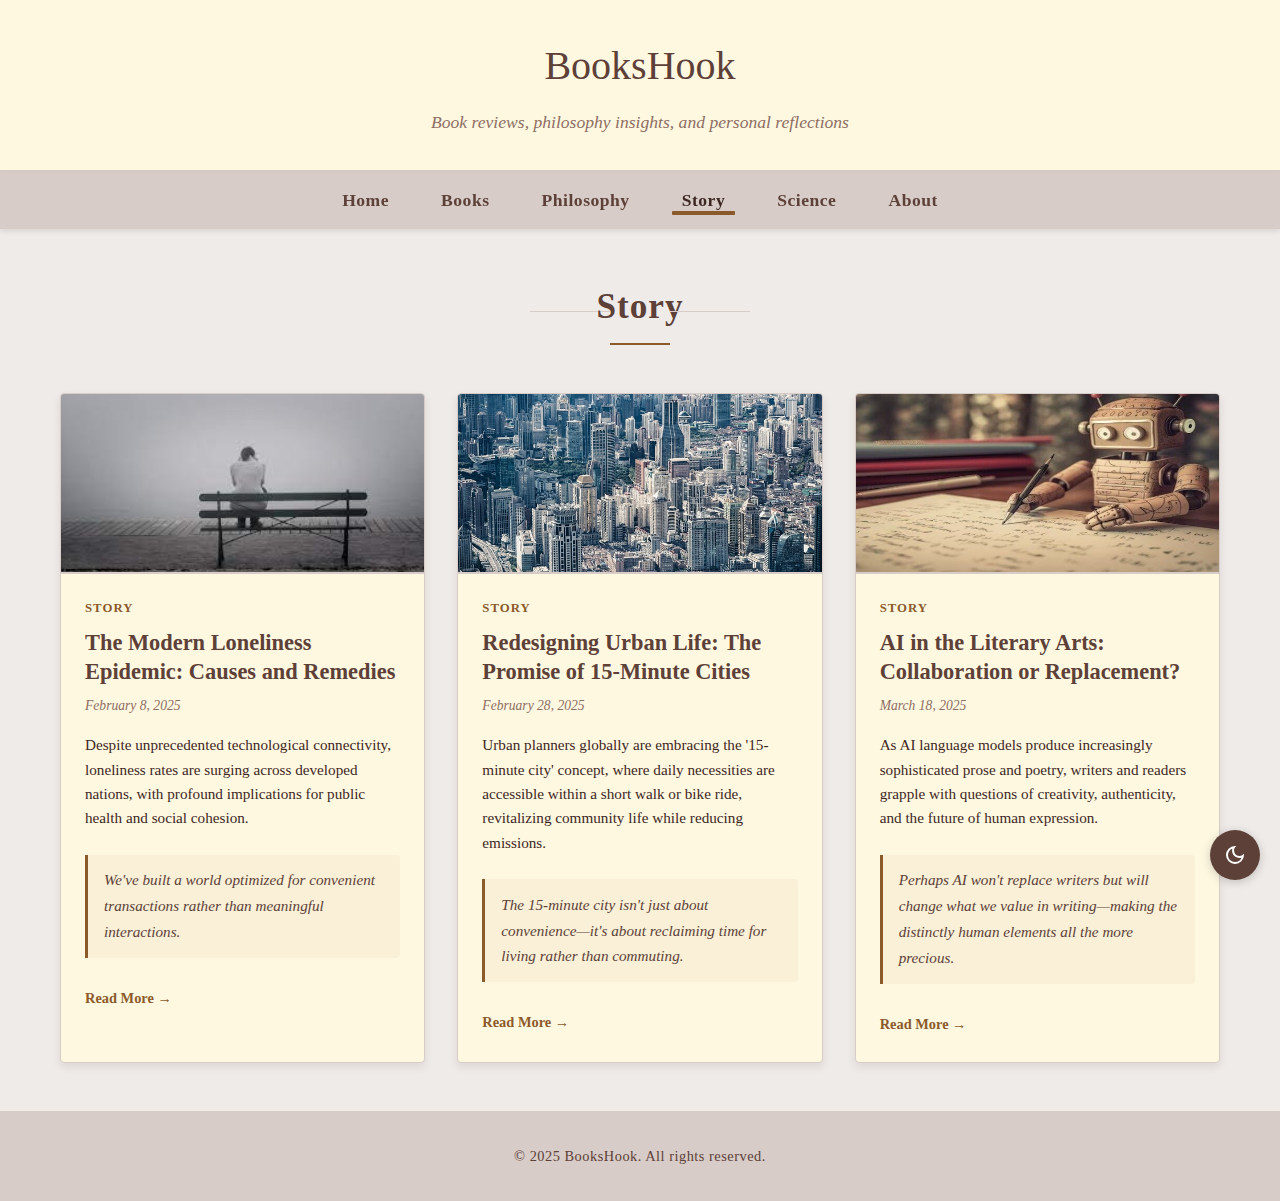
<file: categories/story.html>
<!DOCTYPE html>
<html lang="en">
<head>
    <meta charset="UTF-8">
    <meta name="viewport" content="width=device-width, initial-scale=1.0">
    <title>Story | BooksHook</title>
    <link rel="stylesheet" href="../css/style.css">
    <link rel="stylesheet" href="../css/responsive.css">
    <link rel="stylesheet" href="../css/dark-mode.css">

</head>
<body>
    <header>
        <div class="container">
            <h1 class="site-title">BooksHook</h1>
            <p class="site-description">Book reviews, philosophy insights, and personal reflections</p>
        </div>
    </header>
    
    <nav>
        <div class="container">
            <div class="mobile-nav-container">
                <div class="nav-spacer"></div>
                <h2 class="mobile-nav-title">BooksHook</h2>
                <div class="hamburger-menu" id="hamburger-menu">
                    <span></span>
                    <span></span>
                    <span></span>
                </div>
            </div>
            <ul class="desktop-nav">
                <li><a href="../index.html">Home</a></li>
                <li><a href="books.html">Books</a></li>
                <li><a href="philosophy.html">Philosophy</a></li>
                <li><a href="story.html">Story</a></li>
                <li><a href="science.html">Science</a></li>
                <li><a href="../about.html">About</a></li>
            </ul>
        </div>
    </nav>
    
    <main class="container">
        <section>
            <div class="section-header">
                <h2 id="category-title" class="section-title">Story</h2>
            </div>
            <div id="category-articles" class="articles-grid"></div>
        </section>
    </main>
    
    <footer>
        <div class="container">
            <p>© 2025 BooksHook. All rights reserved.</p>
        </div>
    </footer>
    
    <script src="../js/main.js"></script>
    <script src="../js/theme.js"></script>

</body>
</html>
</file>
<file: css/style.css>
/* Mobile Navigation - Hamburger Menu */
.hamburger-menu {
    display: none;
    flex-direction: column;
    justify-content: space-between;
    width: 22px;
    height: 16px;
    cursor: pointer;
    margin: 0 auto;
    padding: 8px 0;
    position: relative;
}

.hamburger-menu span {
    display: block;
    height: 2px;
    width: 100%;
    background-color: var(--primary-color);
    border-radius: 2px;
    transition: all 0.3s ease;
    position: absolute;
    left: 0;
}

.hamburger-menu span:nth-child(1) {
    top: 0;
}

.hamburger-menu span:nth-child(2) {
    top: 7px;
}

.hamburger-menu span:nth-child(3) {
    top: 14px;
}

.mobile-nav-container {
    display: none;
    text-align: center;
    margin: 0 auto;
    width: auto;
    min-height: 32px;
}

.menu-open .desktop-nav {
    transform: translateY(0);
    opacity: 1;
    pointer-events: auto;
}

@media (max-width: 768px) {
    .hamburger-menu {
        display: flex;
    }
    
    .mobile-nav-container {
        display: block;
    }
    
    .desktop-nav {
        flex-direction: column;
        background-color: #D7CCC8;
        position: absolute;
        left: 0;
        right: 0;
        /* top: 42px; Height of the nav container */
        box-shadow: 0 5px 10px rgba(0,0,0,0.1);
        z-index: 100;
        transform: translateY(-150%);
        opacity: 0;
        transition: transform 0.3s ease, opacity 0.3s ease;
        pointer-events: none;
        padding: 0.5rem 0;
    }
    
    .desktop-nav li {
        width: 100%;
        text-align: center;
    }
    
    .desktop-nav a {
        display: inline-block;
        padding: 10px 0;
        width: 100%;
        font-size: 1rem;
    }
    
    /* Hamburger animation */
    .menu-active span:nth-child(1) {
        transform: rotate(45deg);
        top: 7px;
    }
    
    .menu-active span:nth-child(2) {
        opacity: 0;
        transform: translateX(-20px);
    }
    
    .menu-active span:nth-child(3) {
        transform: rotate(-45deg);
        top: 7px;
    }
}/* Base styles and typography */
:root {
    --primary-color: #5D4037;
    --secondary-color: #8D6E63;
    --background-color: #EFEBE9;
    --text-color: #3E2723;
    --accent-color: #8B5A2B;
    --card-background: #FFF8E1;
    --font-main: 'Georgia', serif;
    --font-headings: 'Palatino', 'Times New Roman', serif;
    --border-color: #D7CCC8;
}

* {
    box-sizing: border-box;
    margin: 0;
    padding: 0;
}

/* Add smooth scrolling for better user experience */
html {
    scroll-behavior: smooth;
}

/* Improve accessibility and reading experience */
body {
    font-family: var(--font-main);
    line-height: 1.7;
    color: var(--text-color);
    background-color: var(--background-color);
    padding: 0;
    margin: 0;
    font-size: 18px;
    -webkit-font-smoothing: antialiased;
    -moz-osx-font-smoothing: grayscale;
}

/* Layout */
.container {
    max-width: 1200px;
    margin: 0 auto;
    padding: 0 20px;
}

/* Header */
header {
    padding: 2rem 0;
    text-align: center;
    border-bottom: 2px solid var(--border-color);
    background-color: var(--card-background);
    box-shadow: 0 2px 5px rgba(0,0,0,0.05);
}

.site-title {
    font-family: var(--font-headings);
    font-size: 2.5rem;
    font-weight: normal;
    color: var(--primary-color);
    margin-bottom: 0.5rem;
}

.site-description {
    color: var(--secondary-color);
    font-style: italic;
    font-size: 1.1rem;
}

/* Navigation */
nav {
    padding: 0.8rem 0;
    border-bottom: 1px solid var(--border-color);
    position: sticky;
    top: 0;
    background-color: #D7CCC8;
    z-index: 1000;
    box-shadow: 0 2px 5px rgba(0,0,0,0.1);
}

nav ul {
    display: flex;
    justify-content: center;
    list-style: none;
    gap: 2rem;
}

nav a {
    text-decoration: none;
    color: var(--primary-color);
    font-family: var(--font-headings);
    font-size: 1.1rem;
    transition: all 0.3s ease;
    position: relative;
    padding: 5px 10px;
    font-weight: bold;
    letter-spacing: 0.5px;
}

nav a:hover {
    color: var(--accent-color);
}

nav a.active {
    color: #3E2723;
}

nav a.active::after {
    content: '';
    position: absolute;
    bottom: 0;
    left: 0;
    right: 0;
    width: 100%;
    height: 4px;
    background-color: var(--accent-color);
    border-radius: 1px;
}

/* Grid Layout for Articles */
.articles-grid {
    display: grid;
    grid-template-columns: repeat(auto-fill, minmax(300px, 1fr));
    gap: 2rem;
    margin: 3rem 0;
}

.article-card {
    background-color: var(--card-background);
    border-radius: 4px;
    overflow: hidden;
    box-shadow: 0 4px 8px rgba(62, 39, 35, 0.1);
    transition: transform 0.3s ease, box-shadow 0.3s ease;
    border: 1px solid var(--border-color);
}

.article-card:hover {
    transform: translateY(-5px);
    box-shadow: 0 8px 16px rgba(62, 39, 35, 0.15);
}

.card-link {
    text-decoration: none;
    color: inherit;
    display: block;
    height: 100%;
    cursor: pointer;
}

.card-image {
    width: 100%;
    height: 180px;
    background-size: cover;
    background-position: center;
    border-bottom: 2px solid var(--border-color);
}

.card-content {
    padding: 1.5rem;
}

.card-category {
    font-size: 0.8rem;
    color: var(--accent-color);
    text-transform: uppercase;
    letter-spacing: 1px;
    margin-bottom: 0.5rem;
    font-weight: bold;
}

.card-title {
    font-family: var(--font-headings);
    font-size: 1.4rem;
    margin-bottom: 0.5rem;
    color: var(--primary-color);
    line-height: 1.3;
}

.card-date {
    font-size: 0.85rem;
    color: var(--secondary-color);
    margin-bottom: 1rem;
    font-style: italic;
}

.card-excerpt {
    margin-bottom: 1.5rem;
    font-size: 0.95rem;
    line-height: 1.6;
    color: var(--text-color);
}

.card-quote {
    font-style: italic;
    padding-left: 1rem;
    border-left: 3px solid var(--accent-color);
    margin-bottom: 1.5rem;
    color: #5D4037;
    font-size: 0.95rem;
    background-color: rgba(139, 90, 43, 0.05);
    padding: 0.8rem 1rem;
    border-radius: 0 4px 4px 0;
}

.read-more {
    display: inline-block;
    color: var(--accent-color);
    font-family: var(--font-headings);
    text-decoration: none;
    font-size: 0.9rem;
    transition: all 0.3s ease;
    font-weight: bold;
    border-bottom: 1px solid transparent;
}

.read-more:hover {
    color: var(--primary-color);
    border-bottom: 1px solid var(--primary-color);
}

/* Section Headers */
.section-header {
    text-align: center;
    margin: 3rem 0 2rem;
    position: relative;
}

.section-header::before, 
.section-header::after {
    content: '';
    position: absolute;
    top: 50%;
    width: 80px;
    height: 1px;
    background-color: var(--border-color);
}

.section-header::before {
    left: calc(50% - 110px);
}

.section-header::after {
    right: calc(50% - 110px);
}

.section-title {
    font-family: var(--font-headings);
    font-size: 2.2rem;
    color: var(--primary-color);
    display: inline-block;
    padding-bottom: 0.5rem;
    position: relative;
    letter-spacing: 1px;
}

.section-title::after {
    content: '';
    position: absolute;
    bottom: 0;
    left: 50%;
    transform: translateX(-50%);
    width: 60px;
    height: 2px;
    background-color: var(--accent-color);
}

/* Full Article */
.article-header {
    text-align: center;
    margin-bottom: 3rem;
}

.featured-image {
    width: 100%;
    height: 400px;
    margin-bottom: 2rem;
    background-size: cover;
    background-position: center;
    border-radius: 4px;
    box-shadow: 0 4px 12px rgba(62, 39, 35, 0.15);
    border: 1px solid var(--border-color);
}

.article-title {
    font-family: var(--font-headings);
    font-size: 2.8rem;
    color: var(--primary-color);
    margin-bottom: 0.5rem;
    line-height: 1.2;
    text-shadow: 1px 1px 1px rgba(62, 39, 35, 0.1);
}

.article-meta {
    color: var(--secondary-color);
    margin-bottom: 2rem;
    font-size: 0.95rem;
    font-style: italic;
}

.article-content {
    background-color: var(--card-background);
    padding: 2rem;
    border-radius: 4px;
    box-shadow: 0 2px 10px rgba(62, 39, 35, 0.08);
    border: 1px solid var(--border-color);
}

.article-content p {
    margin-bottom: 1.5rem;
    line-height: 1.8;
}

.article-content p:first-letter {
    font-size: 3.5em;
    font-family: var(--font-headings);
    line-height: 0.8;
    float: left;
    margin-right: 0.1em;
    color: var(--accent-color);
}

/* Apply drop cap only to the first paragraph */
.article-content p.first-paragraph:first-letter {
    font-size: 3.5em;
    font-family: var(--font-headings);
    line-height: 0.8;
    float: left;
    margin-right: 0.1em;
    color: var(--accent-color);
}

/* Remove the previous drop cap style for all paragraphs */
.article-content p:not(.first-paragraph):first-letter {
    font-size: inherit;
    line-height: inherit;
    float: none;
    margin-right: 0;
    color: inherit;
}

.article-content blockquote {
    border-left: 4px solid var(--accent-color);
    padding: 1rem 1.5rem;
    font-style: italic;
    color: #5D4037;
    margin: 2rem 0;
    background-color: rgba(139, 90, 43, 0.05);
    border-radius: 0 4px 4px 0;
}

/* About Page */
.about-section {
    margin: 3rem 0;
    background-color: var(--card-background);
    padding: 2.5rem;
    border-radius: 4px;
    box-shadow: 0 4px 12px rgba(62, 39, 35, 0.1);
    border: 1px solid var(--border-color);
    position: relative;
    text-align: center;
}

.about-section::before {
    content: '';
    position: absolute;
    top: 20px;
    left: 20px;
    right: 20px;
    bottom: 20px;
    border: 1px solid var(--border-color);
    pointer-events: none;
    opacity: 0.5;
}

.about-image-centered {
    text-align: center;
    margin-bottom: 2.5rem;
    position: relative;
}

.about-image-centered img {
    width: 250px;
    height: 250px;
    border-radius: 50%;
    object-fit: cover;
    box-shadow: 0 5px 15px rgba(62, 39, 35, 0.2);
    display: inline-block;
    border: 4px solid #FFF;
}

.about-content-centered {
    max-width: 800px;
    margin: 0 auto;
    position: relative;
    text-align: center;
}

.about-title {
    font-family: var(--font-headings);
    font-size: 2.5rem;
    color: var(--primary-color);
    margin-bottom: 1.5rem;
    text-align: center;
    position: relative;
    display: block; /* Changed from inline-block */
    left: auto; /* Remove the left: 50% */
    transform: none; /* Remove the transform: translateX(-50%) */
    width: 100%; /* Full width to ensure proper centering */
}

.about-title::after {
    content: '';
    position: absolute;
    bottom: -10px;
    left: 50%; /* Center the underline */
    transform: translateX(-50%); /* Center the underline */
    width: 120px; /* Fixed width for the underline */
    height: 2px;
    background-color: var(--accent-color);
}

.about-details {
    margin-bottom: 2.5rem;
    text-align: center;
    font-size: 1.1rem;
    line-height: 1.8;
}

.about-details p {
    margin-bottom: 0.7rem;
}

.about-details strong {
    color: var(--primary-color);
    font-family: var(--font-headings);
    letter-spacing: 0.5px;
}

.about-bio {
    text-align: left;
    line-height: 1.8;
    font-size: 1.05rem;
    padding: 0;
}

.about-bio p {
    margin-bottom: 1.5rem;
    text-indent: 0;
}

/* Footer */
footer {
    text-align: center;
    padding: 2rem 0;
    margin-top: 3rem;
    color: var(--secondary-color);
    border-top: 1px solid var(--border-color);
    font-size: 0.9rem;
    background-color: #D7CCC8;
    color: var(--primary-color);
    font-family: var(--font-headings);
    letter-spacing: 0.5px;
}

/* Utility Classes */
.text-center {
    text-align: center;
}

.mb-3 {
    margin-bottom: 3rem;
}

.mt-3 {
    margin-top: 3rem;
}

/* Add focus states for accessibility */
a:focus,
button:focus {
    outline: 2px dashed var(--accent-color);
    outline-offset: 3px;
}

/* Add styles for tappable elements */
.card-link, 
.read-more,
nav a {
    -webkit-tap-highlight-color: rgba(139, 90, 43, 0.2);
}
</file>
<file: css/responsive.css>
/* Responsive design */
@media (max-width: 1200px) {
    .container {
        max-width: 900px;
    }
}

@media (max-width: 992px) {
    .container {
        max-width: 700px;
    }
    
    body {
        font-size: 17px;
    }
    
    .site-title {
        font-size: 2.2rem;
    }
    
    .article-title {
        font-size: 2.4rem;
    }
    
    .section-title {
        font-size: 2rem;
    }
    
    .featured-image {
        height: 350px;
    }
    
    .articles-grid {
        grid-template-columns: repeat(2, 1fr);
    }
    
    .section-header::before, 
    .section-header::after {
        width: 60px;
    }
    
    .section-header::before {
        left: calc(50% - 90px);
    }
    
    .section-header::after {
        right: calc(50% - 90px);
    }
}

@media (max-width: 768px) {
    body {
        font-size: 16px;
    }
    
    .container {
        padding: 0 20px;
    }
    
    .site-title {
        font-size: 2rem;
    }
    
    .site-description {
        font-size: 1rem;
    }
    
    .articles-grid {
        grid-template-columns: 1fr;
        gap: 2rem;
    }
    
    .article-title {
        font-size: 2rem;
    }
    
    .featured-image {
        height: 300px;
    }
    
    .about-section {
        padding: 1.5rem;
    }
    
    .about-section::before {
        top: 10px;
        left: 10px;
        right: 10px;
        bottom: 10px;
    }
    
    .about-image-centered img {
        width: 200px;
        height: 200px;
    }
    
    .about-title {
        font-size: 2rem;
    }
    
    /* Improve card readability on mobile */
    .card-content {
        padding: 1.2rem;
    }
    
    .card-excerpt {
        margin-bottom: 1rem;
    }
    
    .card-quote {
        padding: 0.6rem 0.8rem;
        font-size: 0.9rem;
    }
    
    /* Hide decorative elements that take up space */
    .section-header::before, 
    .section-header::after {
        display: none;
    }
    
    /* Make the article content more comfortable to read */
    .article-content {
        padding: 1.5rem;
    }
    
    .article-content p:first-letter {
        font-size: 2.5em;
    }

/* 
-------------------- */

    nav ul {
        gap: 0.8rem;
    }

/* Mobile navigation fixes */

/* Hide the header on mobile views */
@media (max-width: 768px) {
    header {
        display: none;
    }
    
    /* Add site title to mobile nav */
    .mobile-nav-title {
        font-family: var(--font-headings);
        color: var(--primary-color);
        font-size: 1.5rem;
        font-weight: normal;
        margin: 0;
        flex-grow: 1;
        text-align: center;
    }
    
    /* Reposition mobile nav elements */
    .mobile-nav-container {
        display: flex;
        align-items: center;
        justify-content: space-between;
        padding: 0.5rem 0;
        width: 100%;
    }
    
    /* Move hamburger to the right */
    .hamburger-menu {
        margin: 0;
        margin-left: auto;
    }
    
    /* Reduce height of menu items */
    .desktop-nav li {
        width: 100%;
        text-align: center;
    }
    
    .desktop-nav a {
        padding: 6px 0;
        font-size: 1rem;
    }
    
    /* Reduce overall menu spacing */
    nav .container {
        padding: 0 15px;
    }
    
    nav.menu-open .desktop-nav {
        padding: 1rem 0;
    }
    
    /* Additional spacer for layout */
    .nav-spacer {
        width: 22px; /* Same width as hamburger */
        visibility: hidden;
    }
    
    /* Tighten overall nav height */
    nav {
        padding: 0.2rem 0;
    }
}

 /* ----------------------    */
}

@media (max-width: 576px) {
    .container {
        padding: 0 15px;
    }
    
    .article-title {
        font-size: 1.8rem;
    }
    
    .featured-image {
        height: 220px;
    }
    
    .section-title {
        font-size: 1.8rem;
    }
    
    .about-title {
        font-size: 1.8rem;
    }
    
    /* Optimize text for small screens */
    .card-title {
        font-size: 1.3rem;
    }
    
    .article-content {
        padding: 1.2rem;
    }
    
    .article-content p {
        line-height: 1.7;
    }
    
    /* Remove the drop cap on very small screens */
    .article-content p:first-letter {
        font-size: inherit;
        float: none;
        margin-right: 0;
        color: inherit;
    }
    
    /* Adjust blockquotes for small screens */
    .article-content blockquote {
        padding: 0.8rem 1rem;
        margin: 1.5rem 0;
    }
    
    /* Increase touch target size for better mobile interaction */
    .read-more {
        padding: 5px 0;
        display: inline-block;
    }
}

/* Specific optimizations for very small devices */
@media (max-width: 400px) {
    .site-title {
        font-size: 1.7rem;
    }
    
    .site-description {
        font-size: 0.9rem;
    }
    
    .card-image {
        height: 180px;
    }
    
    .featured-image {
        height: 180px;
    }
    
    /* Further optimize navigation */
    nav ul {
        gap: 0.8rem;
    }
    
    nav a {
        font-size: 0.95rem;
        padding: 3px 6px;
    }
    
    /* Fix line height for better readability */
    .card-excerpt,
    .article-content p {
        line-height: 1.6;
    }
    
    /* More comfortable spacing */
    .about-bio {
        padding: 0;
    }
    
    .about-details {
        margin-bottom: 1.5rem;
    }
    
    .about-image-centered img {
        width: 150px;
        height: 150px;
    }
    
    /* Better touch targets for mobile */
    .card-content {
        padding: 1rem;
    }
    
    .read-more {
        padding: 8px 0;
        margin-top: 0.5rem;
    }
}

/* Add specific optimizations for landscape orientation on mobile */
@media (max-height: 500px) and (orientation: landscape) {
    header {
        padding: 1rem 0;
    }
    
    .site-title {
        font-size: 1.7rem;
        margin-bottom: 0.2rem;
    }
    
    .site-description {
        font-size: 0.8rem;
    }
    
    nav {
        padding: 0.5rem 0;
    }
    
    .section-header {
        margin: 1.5rem 0 1rem;
    }
    
    .articles-grid {
        margin: 1.5rem 0;
    }
    
    .about-image-centered {
        margin-bottom: 1.5rem;
    }
    
    .about-image-centered img {
        width: 120px;
        height: 120px;
    }
}
</file>
<file: css/dark-mode.css>
/* Dark mode variables */
:root {
    --primary-color: #5D4037;
    --secondary-color: #8D6E63;
    --background-color: #EFEBE9;
    --text-color: #3E2723;
    --accent-color: #8B5A2B;
    --card-background: #FFF8E1;
    --font-main: 'Georgia', serif;
    --font-headings: 'Palatino', 'Times New Roman', serif;
    --border-color: #D7CCC8;
    --nav-background: #D7CCC8;
    --header-background: #FFF8E1;
    --footer-background: #D7CCC8;
    --quote-background: rgba(139, 90, 43, 0.05);
    --card-shadow: rgba(62, 39, 35, 0.1);
    --blockquote-color: #5D4037;
}

/* Dark mode color scheme */
[data-theme="dark"] {
    --primary-color: #A1887F;
    --secondary-color: #BCAAA4;
    --background-color: #121212;
    --text-color: #E0E0E0;
    --accent-color: #D7CDA9;
    --card-background: #1E1E1E;
    --border-color: #424242;
    --nav-background: #212121;
    --header-background: #1E1E1E;
    --footer-background: #212121;
    --quote-background: rgba(139, 90, 43, 0.15);
    --card-shadow: rgba(0, 0, 0, 0.3);
    --blockquote-color: #BCAAA4;
}

/* Apply background colors to main elements */
[data-theme="dark"] body {
    background-color: var(--background-color);
    color: var(--text-color);
}

[data-theme="dark"] header {
    background-color: var(--header-background);
    border-bottom: 2px solid var(--border-color);
}

[data-theme="dark"] nav {
    background-color: var(--nav-background);
    border-bottom: 1px solid var(--border-color);
}

[data-theme="dark"] footer {
    background-color: var(--footer-background);
    border-top: 1px solid var(--border-color);
}

/* Adjust cards */
[data-theme="dark"] .article-card {
    background-color: var(--card-background);
    border: 1px solid var(--border-color);
    box-shadow: 0 4px 8px var(--card-shadow);
}

[data-theme="dark"] .article-card:hover {
    box-shadow: 0 8px 16px var(--card-shadow);
}

[data-theme="dark"] .article-content {
    background-color: var(--card-background);
    border: 1px solid var(--border-color);
    box-shadow: 0 2px 10px var(--card-shadow);
}

[data-theme="dark"] .about-section {
    background-color: var(--card-background);
    border: 1px solid var(--border-color);
    box-shadow: 0 4px 12px var(--card-shadow);
}

/* Adjust text colors for dark mode */
[data-theme="dark"] .site-title,
[data-theme="dark"] .card-title,
[data-theme="dark"] .article-title,
[data-theme="dark"] .section-title,
[data-theme="dark"] .about-title {
    color: var(--primary-color);
}

[data-theme="dark"] .site-description,
[data-theme="dark"] .card-date,
[data-theme="dark"] .article-meta {
    color: var(--secondary-color);
}

[data-theme="dark"] nav a {
    color: var(--primary-color);
}

[data-theme="dark"] nav a:hover {
    color: var(--accent-color);
}

[data-theme="dark"] .card-category {
    color: var(--accent-color);
}

[data-theme="dark"] .card-excerpt {
    color: var(--text-color);
}

[data-theme="dark"] .read-more {
    color: var(--accent-color);
}

[data-theme="dark"] .read-more:hover {
    color: var(--primary-color);
    border-bottom: 1px solid var(--primary-color);
}

/* Adjust card and section styles */
[data-theme="dark"] .card-quote {
    background-color: var(--quote-background);
    color: var(--blockquote-color);
    border-left: 3px solid var(--accent-color);
}

[data-theme="dark"] .article-content blockquote {
    background-color: var(--quote-background);
    color: var(--blockquote-color);
    border-left: 4px solid var(--accent-color);
}

/* Dark mode for about page elements */
[data-theme="dark"] .about-section::before {
    border: 1px solid var(--border-color);
}

[data-theme="dark"] .about-image-centered img {
    border: 4px solid #2A2A2A;
    box-shadow: 0 5px 15px var(--card-shadow);
}

[data-theme="dark"] .about-details strong {
    color: var(--primary-color);
}

/* Mobile navigation dark mode */
[data-theme="dark"] .hamburger-menu span {
    background-color: var(--primary-color);
}

[data-theme="dark"] .desktop-nav {
    background-color: var(--nav-background);
}

[data-theme="dark"] .mobile-nav-title {
    color: var(--primary-color);
}

[data-theme="dark"] .menu-active span:nth-child(1),
[data-theme="dark"] .menu-active span:nth-child(3) {
    background-color: var(--primary-color);
}

/* Active navigation state */
[data-theme="dark"] nav a.active {
    color: var(--text-color);
}

[data-theme="dark"] nav a.active::after {
    background-color: var(--accent-color);
}

/* First paragraph drop cap */
[data-theme="dark"] .article-content p.first-paragraph:first-letter {
    color: var(--accent-color);
}

/* Section headers */
[data-theme="dark"] .section-header::before, 
[data-theme="dark"] .section-header::after {
    background-color: var(--border-color);
}

[data-theme="dark"] .section-title::after {
    background-color: var(--accent-color);
}

/* Theme toggle button styles */
.theme-toggle {
    position: fixed;
    bottom: 20px;
    right: 20px;
    width: 50px;
    height: 50px;
    border-radius: 50%;
    background-color: var(--primary-color);
    color: white;
    border: none;
    cursor: pointer;
    display: flex;
    align-items: center;
    justify-content: center;
    box-shadow: 0 2px 10px rgba(0, 0, 0, 0.2);
    z-index: 1000;
    transition: background-color 0.3s ease;
}

.theme-toggle:hover {
    background-color: var(--accent-color);
}

.theme-toggle:focus {
    outline: 2px dashed var(--accent-color);
    outline-offset: 3px;
}

.theme-toggle svg {
    width: 24px;
    height: 24px;
    fill: white;
}

/* Animation for mode transition */
body {
    transition: background-color 0.3s ease, color 0.3s ease;
}

header, nav, footer, .article-card, .article-content, .about-section {
    transition: background-color 0.3s ease, border-color 0.3s ease, box-shadow 0.3s ease;
}

.site-title, .card-title, .article-title, .section-title, .about-title,
.site-description, .card-date, .article-meta, nav a, .read-more {
    transition: color 0.3s ease;
}

/* Featured image for article pages */
[data-theme="dark"] .featured-image {
    border: 1px solid var(--border-color);
    box-shadow: 0 4px 12px var(--card-shadow);
}

/* Responsive styles for dark mode toggle */
@media (max-width: 768px) {
    .theme-toggle {
        bottom: 15px;
        right: 15px;
        width: 40px;
        height: 40px;
    }
    
    .theme-toggle svg {
        width: 20px;
        height: 20px;
    }
}
</file>
<file: css/responsive-fix.css>
/* Enhanced grid layout for better responsiveness on different screen sizes */
.articles-grid {
    display: grid;
    gap: 2rem;
    margin: 3rem 0;
}

/* Default: Mobile first - single column */
@media (min-width: 576px) {
    .articles-grid {
        grid-template-columns: repeat(1, 1fr);
    }
}

/* Small tablets (portrait) */
@media (min-width: 768px) {
    .articles-grid {
        grid-template-columns: repeat(2, 1fr);
    }
}

/* Large tablets and desktops - maximum 3 columns */
@media (min-width: 992px) {
    .articles-grid {
        grid-template-columns: repeat(3, 1fr);
    }
}

/* iPad-specific fix for better layout */
@media only screen 
and (min-device-width: 768px) 
and (max-device-width: 1024px) {
    .articles-grid {
        grid-template-columns: repeat(2, 1fr);
    }
}

/* Adjust for iPad Pro */
@media only screen 
and (min-device-width: 1024px) 
and (max-device-width: 1366px) {
    .articles-grid {
        grid-template-columns: repeat(2, 1fr);
    }
}

/* Fix for home page layout with multiple category sections */
@media (min-width: 768px) and (max-width: 1200px) {
    .section-header {
        margin: 3rem 0 1.5rem;
    }
    
    .articles-grid {
        margin: 1.5rem 0;
    }
    
    .card-image {
        height: 160px;
    }
    
    .card-content {
        padding: 1.2rem;
    }
    
    .card-title {
        font-size: 1.2rem;
        line-height: 1.4;
    }
    
    .card-excerpt {
        margin-bottom: 1rem;
        font-size: 0.9rem;
        line-height: 1.5;
        display: -webkit-box;
        -webkit-line-clamp: 3;
        -webkit-box-orient: vertical;
        overflow: hidden;
    }
    
    .card-quote {
        margin-bottom: 1rem;
        padding: 0.6rem 0.8rem;
        font-size: 0.85rem;
    }
}
</file>
